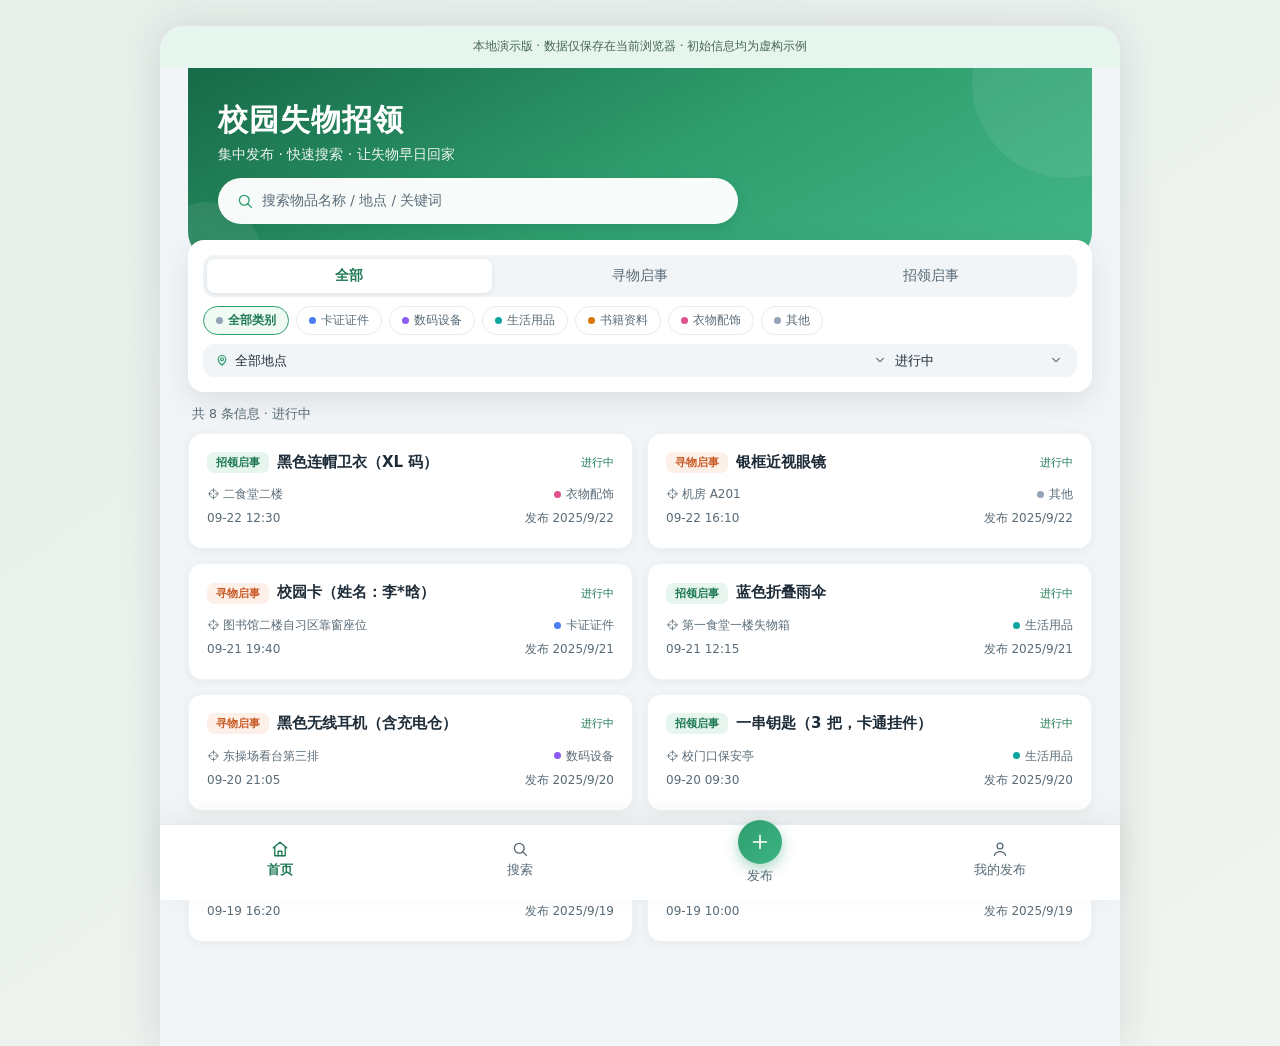
<file: index.html>
<!DOCTYPE html>
<html lang="zh-CN" xmlns:xlink="http://www.w3.org/1999/xlink">
<head>
<meta charset="UTF-8">
<meta name="viewport" content="width=device-width, initial-scale=1.0">
<title>校园失物招领小程序</title>
<link rel="icon" href="data:image/svg+xml,%3Csvg xmlns='http://www.w3.org/2000/svg' viewBox='0 0 32 32'%3E%3Crect width='32' height='32' rx='7' fill='%232f9e6e'/%3E%3Ccircle cx='14' cy='14' r='6.5' fill='none' stroke='white' stroke-width='3'/%3E%3Cpath d='M18.5 18.5L26 26' stroke='white' stroke-width='3' stroke-linecap='round'/%3E%3C/svg%3E">
<link rel="stylesheet" href="css/style.css">
</head>
<body>
<div id="app">
  <div class="local-note">本地演示版 · 数据仅保存在当前浏览器 · 初始信息均为虚构示例</div>
  <p id="storage-error" class="error-banner" role="alert" hidden></p>

  <svg style="display:none" aria-hidden="true">
    <symbol id="i-home" viewBox="0 0 24 24"><path d="M3 10.5 12 3l9 7.5"/><path d="M5 9.5V21h14V9.5"/><path d="M9.5 21v-6h5v6"/></symbol>
    <symbol id="i-search" viewBox="0 0 24 24"><circle cx="11" cy="11" r="6.5"/><path d="m16 16 4.5 4.5"/></symbol>
    <symbol id="i-user" viewBox="0 0 24 24"><circle cx="12" cy="8" r="3.8"/><path d="M4.5 20.5c1.4-3.4 4.2-5 7.5-5s6.1 1.6 7.5 5"/></symbol>
    <symbol id="i-plus" viewBox="0 0 24 24"><path d="M12 5v14M5 12h14"/></symbol>
    <symbol id="i-pin" viewBox="0 0 24 24"><path d="M12 21s-6.5-5.2-6.5-10.2a6.5 6.5 0 0 1 13 0C18.5 15.8 12 21 12 21z"/><circle cx="12" cy="10.6" r="2.4"/></symbol>
    <symbol id="i-clock" viewBox="0 0 24 24"><circle cx="12" cy="12" r="8.5"/><path d="M12 7.5V12l3 2"/></symbol>
    <symbol id="i-check" viewBox="0 0 24 24"><path d="m4.5 12.5 5 5 10-11"/></symbol>
    <symbol id="i-back" viewBox="0 0 24 24"><path d="M15 5l-7 7 7 7"/></symbol>
    <symbol id="i-phone" viewBox="0 0 24 24"><path d="M5 4h4l1.5 4.5L8 10a12 12 0 0 0 6 6l1.5-2.5L20 15v4a2 2 0 0 1-2 2A16 16 0 0 1 3 6a2 2 0 0 1 2-2z"/></symbol>
    <symbol id="i-box" viewBox="0 0 24 24"><path d="M3.5 7.5 12 3l8.5 4.5v9L12 21l-8.5-4.5z"/><path d="M3.5 7.5 12 12l8.5-4.5M12 12v9"/></symbol>
    <symbol id="i-done" viewBox="0 0 24 24"><circle cx="12" cy="12" r="8.5"/><path d="m8 12.2 2.8 2.8 5.2-5.6"/></symbol>
    <symbol id="i-edit" viewBox="0 0 24 24"><path d="M14.5 4.5 19.5 9.5 9 20H4v-5z"/><path d="M12 7l5 5"/></symbol>
    <symbol id="i-eye" viewBox="0 0 24 24"><path d="M2.5 12S6 5.5 12 5.5 21.5 12 21.5 12 18 18.5 12 18.5 2.5 12 2.5 12z"/><circle cx="12" cy="12" r="3"/></symbol>
  </svg>

  <!-- ===== 视图：首页 ===== -->
  <section class="view view-home active" id="view-home">
    <header class="app-header">
      <h1>校园失物招领</h1>
      <p class="sub">集中发布 · 快速搜索 · 让失物早日回家</p>
      <button class="header-search" id="home-search-entry" type="button">
        <svg class="ic"><use href="#i-search" xlink:href="#i-search"/></svg>
        <span>搜索物品名称 / 地点 / 关键词</span>
      </button>
    </header>
    <div class="filter-panel">
      <div class="type-bar" id="type-bar">
        <button data-f="all" class="on">全部</button>
        <button data-f="lost">寻物启事</button>
        <button data-f="found">招领启事</button>
      </div>
      <div class="cat-row" id="cat-row"></div>
      <div class="loc-row">
        <svg class="ic ic-sm"><use href="#i-pin" xlink:href="#i-pin"/></svg>
        <select id="loc-filter" aria-label="按地点筛选">
          <option value="">全部地点</option>
        </select>
        <select id="status-filter" aria-label="按状态筛选"><option value="open">进行中</option><option value="all">全部状态</option><option value="done">已找到 / 已归还</option></select>
      </div>
    </div>
    <div class="section-title" id="home-count"></div>
    <div id="home-list"></div>
  </section>

  <!-- ===== 视图：搜索 ===== -->
  <section class="view" id="view-search">
    <h2 class="page-heading">搜索信息</h2><p class="page-hint">搜索涵盖进行中和已完成的信息，避免重复联系。</p>
    <div class="search-box">
      <input type="text" id="s-input" aria-label="搜索关键词" maxlength="80" placeholder="输入物品名称、地点或关键词">
      <button id="s-btn"><svg class="ic ic-sm"><use href="#i-search" xlink:href="#i-search"/></svg>搜索</button>
    </div>
    <div class="hot-tags" id="hot-tags">
      <button>校园卡</button><button>耳机</button><button>雨伞</button><button>钥匙</button><button>水杯</button><button>图书馆</button>
    </div>
    <div class="section-title" id="search-count">热门搜索词可一键搜索</div>
    <div id="search-list">
      <div class="empty">
        <svg class="ic"><use href="#i-search" xlink:href="#i-search"/></svg>
        输入关键词，查找校园内的失物与招领信息
      </div>
    </div>
  </section>

  <!-- ===== 视图：发布 ===== -->
  <section class="view" id="view-publish">
    <div class="form-card">
      <p class="page-hint">请填写可辨认的特征，领取前核对细节。联系方式会公开展示。</p>
      <h2 id="publish-title">发布信息</h2>
      <div class="field">
        <label>信息类型 <i>*</i></label>
        <div class="type-switch" id="type-switch">
          <button data-t="lost" class="on-lost"><svg class="ic ic-sm"><use href="#i-search" xlink:href="#i-search"/></svg>我丢东西了（寻物）</button>
          <button data-t="found"><svg class="ic ic-sm"><use href="#i-check" xlink:href="#i-check"/></svg>我捡到东西了（招领）</button>
        </div>
      </div>
      <div class="field">
        <label for="f-title">物品名称 <i>*</i></label>
        <input type="text" id="f-title" placeholder="如：黑色无线耳机" maxlength="30">
        <div class="err" id="e-title">请填写物品名称</div>
      </div>
      <div class="field">
        <label for="f-category">物品分类</label>
        <select id="f-category">
          <option>卡证证件</option>
          <option>数码设备</option>
          <option>生活用品</option>
          <option>书籍资料</option>
          <option>衣物配饰</option>
          <option>其他</option>
        </select>
      </div>
      <div class="field">
        <label for="f-location">遗失 / 拾获地点 <i>*</i></label>
        <input type="text" id="f-location" placeholder="如：图书馆三楼自习区" maxlength="30">
        <div class="err" id="e-location">请填写地点</div>
      </div>
      <div class="field">
        <label for="f-time">大致时间</label>
        <input type="text" id="f-time" placeholder="如：09-22 下午课后（选填）" maxlength="30">
      </div>
      <div class="field">
        <label for="f-desc">详细描述</label>
        <textarea id="f-desc" placeholder="物品特征、补充说明等，方便对方确认（选填）" maxlength="120"></textarea>
      </div>
      <div class="field">
        <label for="f-contact">联系方式 <i>*</i></label>
        <input type="text" id="f-contact" aria-describedby="e-contact" placeholder="如：微信 / QQ / 电话" maxlength="40">
        <div class="err" id="e-contact">请填写联系方式</div>
      </div>
      <p id="form-error" class="error-banner" role="alert" hidden></p>
      <button class="btn-primary" id="btn-submit"><svg class="ic ic-sm"><use href="#i-check" xlink:href="#i-check"/></svg><span id="btn-submit-text">确认发布</span></button>
    </div>
  </section>

  <!-- ===== 视图：详情 ===== -->
  <section class="view" id="view-detail">
    <div class="detail-card" id="detail-card"></div>
    <button class="btn-back" id="btn-back"><svg class="ic ic-sm"><use href="#i-back" xlink:href="#i-back"/></svg>返回首页</button>
  </section>

  <!-- ===== 视图：我的发布 ===== -->
  <section class="view" id="view-mine">
    <div class="section-title" style="margin-top:16px">我发布的信息（可修改状态）</div>
    <p class="page-hint">这里仅显示本浏览器发布的信息。可编辑、更新状态；关闭信息后仍可在搜索和全部状态中查到。</p><div id="mine-list"></div>
    <div class="form-card backup"><h3>数据备份</h3><p class="page-hint">导出本机信息留存；导入会合并备份中未存在的信息。不同浏览器不会自动同步。</p><button id="export-data" class="btn-back">导出 JSON 备份</button><label class="btn-back" for="import-data">导入 JSON 备份</label><input type="file" id="import-data" accept=".json,application/json"><p class="page-hint">含联系方式，请自行保管备份文件。</p></div>
  </section>

  <!-- ===== 底部导航 ===== -->
  <nav class="tabbar" id="tabbar">
    <button data-v="home" class="on"><svg class="ic"><use href="#i-home" xlink:href="#i-home"/></svg>首页</button>
    <button data-v="search"><svg class="ic"><use href="#i-search" xlink:href="#i-search"/></svg>搜索</button>
    <button data-v="publish" class="pub"><span class="fab"><svg class="ic ic-lg"><use href="#i-plus" xlink:href="#i-plus"/></svg></span>发布</button>
    <button data-v="mine"><svg class="ic"><use href="#i-user" xlink:href="#i-user"/></svg>我的发布</button>
  </nav>

  <div id="toast" role="status" aria-live="polite"></div>
</div>

<script src="assets/data.js"></script>
<script src="js/core.js"></script>
<script src="js/app.js"></script>
</body>
</html>
</file>
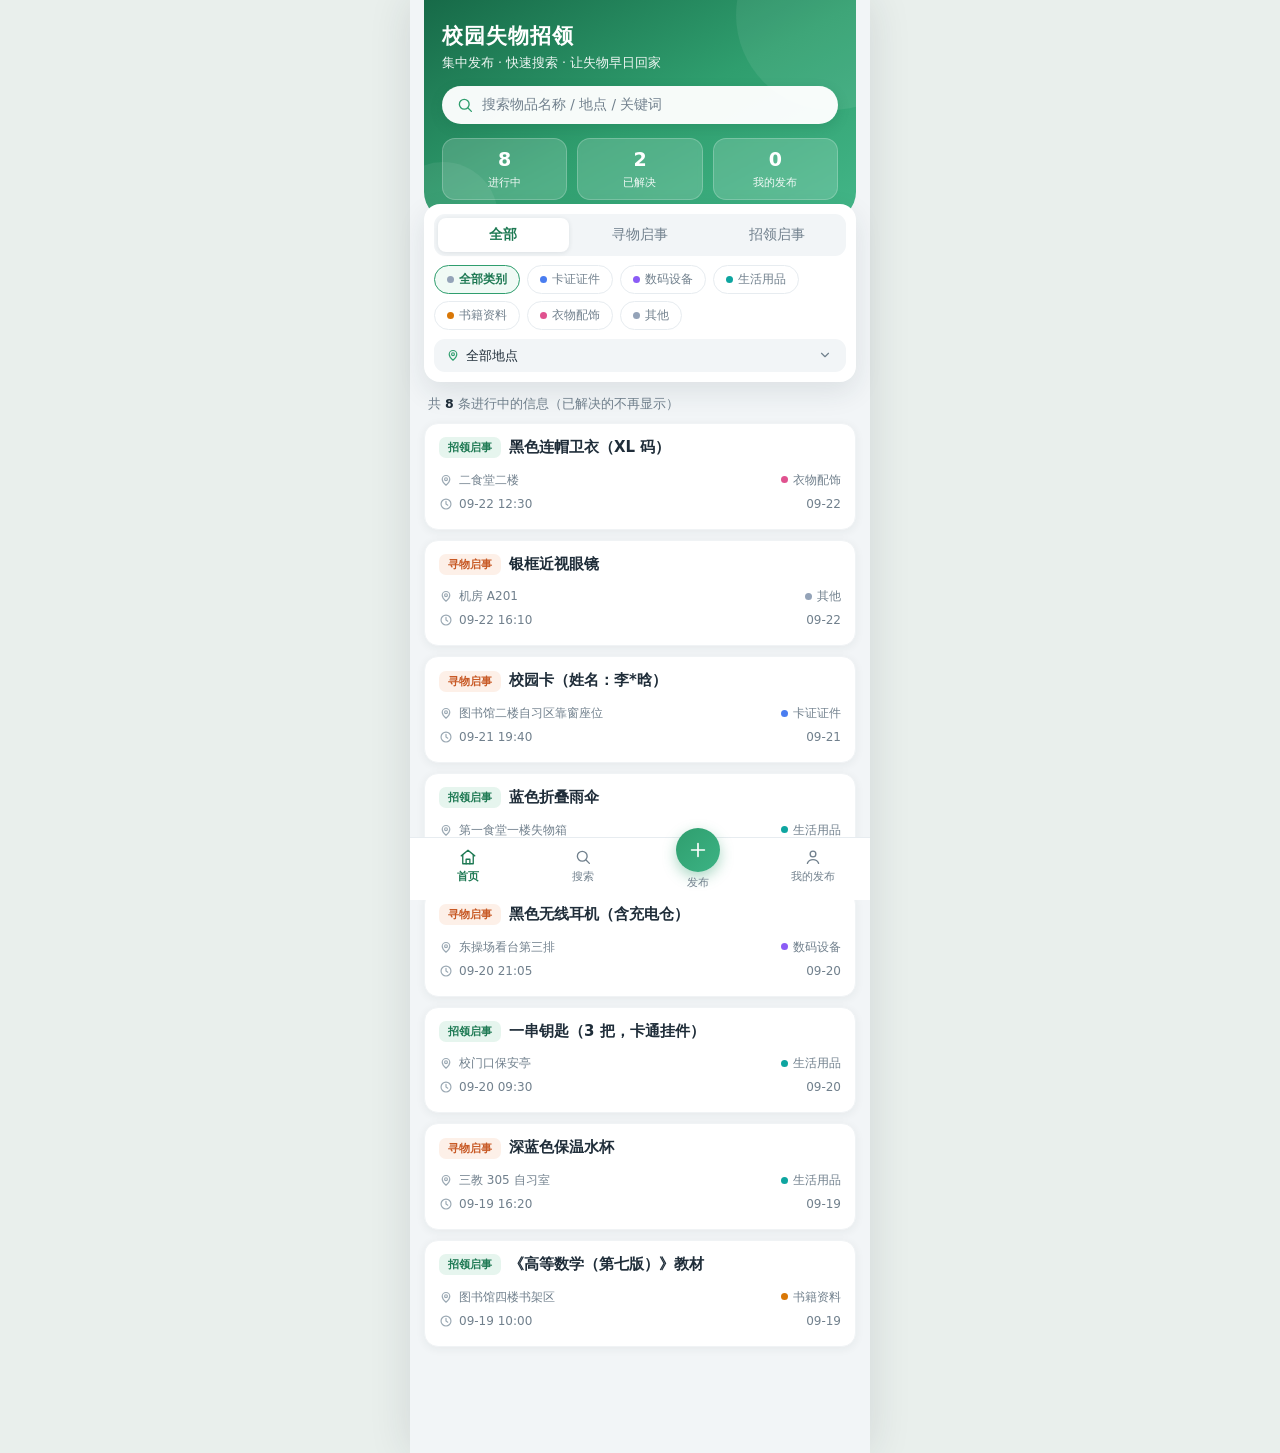
<file: 校园失物招领小程序.html>
<!DOCTYPE html>
<html lang="zh-CN" xmlns:xlink="http://www.w3.org/1999/xlink">
<head>
<meta charset="UTF-8">
<meta name="viewport" content="width=device-width, initial-scale=1.0">
<title>校园失物招领小程序</title>
<link rel="icon" href="data:image/svg+xml,%3Csvg xmlns='http://www.w3.org/2000/svg' viewBox='0 0 32 32'%3E%3Crect width='32' height='32' rx='7' fill='%232f9e6e'/%3E%3Ccircle cx='14' cy='14' r='6.5' fill='none' stroke='white' stroke-width='3'/%3E%3Cpath d='M18.5 18.5L26 26' stroke='white' stroke-width='3' stroke-linecap='round'/%3E%3C/svg%3E">
<style>
/* ===== tokens ===== */
* { margin: 0; padding: 0; box-sizing: border-box; }
:root {
  --brand: #2f9e6e;
  --brand-dark: #1f7a54;
  --brand-deep: #176a48;
  --brand-light: #e6f5ee;
  --brand-softer: #f0faf5;
  --lost: #e2703a;
  --lost-dark: #c85a26;
  --lost-light: #fdf0e8;
  --text: #1f2d39;
  --sub: #71808d;
  --line: #e7ecf0;
  --bg: #f2f5f7;
  --card: #ffffff;
  --radius: 14px;
  --shadow: 0 2px 10px rgba(31,45,57,.06);
  --shadow-lg: 0 10px 28px rgba(31,45,57,.10);
  --cat-card: #4a7df0; --cat-digital: #8b5cf6; --cat-life: #0ea5a0;
  --cat-book: #d97706; --cat-cloth: #e0528f; --cat-other: #94a3b8;
}
html { -webkit-text-size-adjust: 100%; }
body {
  font-family: "PingFang SC", "Microsoft YaHei", "Helvetica Neue", system-ui, Arial, sans-serif;
  background: #e9efec;
  color: var(--text);
  display: flex;
  justify-content: center;
  min-height: 100vh;
}
/* ===== app shell ===== */
#app {
  width: 100%;
  max-width: 460px;
  min-height: 100vh;
  background: var(--bg);
  display: flex;
  flex-direction: column;
  position: relative;
  box-shadow: 0 0 40px rgba(31,45,57,.12);
}
/* ===== icons ===== */
.ic { width: 18px; height: 18px; fill: none; stroke: currentColor; stroke-width: 1.8; stroke-linecap: round; stroke-linejoin: round; flex-shrink: 0; }
.ic-sm { width: 14px; height: 14px; stroke-width: 2; }
.ic-lg { width: 22px; height: 22px; }
/* ===== header ===== */
.app-header {
  position: relative;
  background: linear-gradient(152deg, var(--brand-deep) 0%, var(--brand) 52%, #43b688 100%);
  color: #fff;
  padding: 22px 18px 0;
  border-radius: 0 0 28px 28px;
  overflow: hidden;
}
.app-header::before, .app-header::after {
  content: ""; position: absolute; border-radius: 50%; background: rgba(255,255,255,.07); pointer-events: none;
}
.app-header::before { width: 190px; height: 190px; right: -70px; top: -80px; }
.app-header::after { width: 110px; height: 110px; left: -36px; bottom: -52px; }
.app-header h1 { font-size: 21px; font-weight: 800; letter-spacing: 1px; position: relative; }
.app-header .sub { font-size: 12.5px; opacity: .92; margin-top: 5px; position: relative; }
.header-search {
  margin-top: 14px;
  background: rgba(255,255,255,.96);
  color: var(--sub);
  border-radius: 999px;
  display: flex;
  align-items: center;
  gap: 8px;
  padding: 10px 14px;
  font-size: 13.5px;
  cursor: pointer;
  box-shadow: 0 4px 12px rgba(23,106,72,.22);
  position: relative;
}
.header-search .ic { color: var(--brand); }
/* stats */
.stats { display: flex; gap: 10px; margin: 14px 0 0; padding-bottom: 20px; position: relative; }
.stat {
  flex: 1; background: rgba(255,255,255,.16); border: 1px solid rgba(255,255,255,.22);
  border-radius: 13px; padding: 9px 4px; text-align: center; backdrop-filter: blur(2px);
}
.stat b { display: block; font-size: 19px; font-weight: 800; line-height: 1.2; }
.stat span { font-size: 11px; opacity: .92; }
/* ===== views ===== */
.view { display: none; flex: 1; padding: 0 14px 96px; }
.view.active { display: block; animation: viewIn .2s ease; }
@keyframes viewIn { from { opacity: 0; transform: translateY(6px); } to { opacity: 1; transform: none; } }
/* ===== filter panel ===== */
.filter-panel {
  margin: -16px 0 4px;
  background: var(--card);
  border-radius: 16px;
  padding: 10px;
  box-shadow: var(--shadow-lg);
  position: relative;
  z-index: 5;
}
.type-bar { display: flex; gap: 6px; background: var(--bg); border-radius: 11px; padding: 4px; }
.type-bar button {
  flex: 1; border: none; background: transparent; padding: 8px 0; border-radius: 8px;
  font-size: 13.5px; color: var(--sub); cursor: pointer; font-family: inherit;
}
.type-bar button.on { background: var(--card); color: var(--brand-dark); font-weight: 700; box-shadow: 0 1px 5px rgba(31,45,57,.10); }
.cat-row { display: flex; flex-wrap: wrap; gap: 7px; margin-top: 9px; }
.chip {
  flex-shrink: 0; border: 1px solid var(--line); background: #fff; color: var(--sub);
  font-size: 12px; padding: 5px 12px; border-radius: 999px; cursor: pointer; font-family: inherit;
  display: inline-flex; align-items: center; gap: 5px;
}
.chip .dot { width: 7px; height: 7px; border-radius: 50%; background: var(--cat-other); }
.chip.on { background: var(--brand-softer); border-color: var(--brand); color: var(--brand-dark); font-weight: 600; }
.loc-row { margin-top: 9px; display: flex; align-items: center; gap: 6px; background: var(--bg); border-radius: 11px; padding: 6px 12px; }
.loc-row .ic { color: var(--brand); }
.loc-row select {
  flex: 1; border: none; background: transparent; font-size: 13px; color: var(--text);
  font-family: inherit; outline: none; padding: 3px 0; cursor: pointer; appearance: none;
  background-image: url("data:image/svg+xml,%3Csvg xmlns='http://www.w3.org/2000/svg' width='14' height='14' viewBox='0 0 24 24' fill='none' stroke='%2371808d' stroke-width='2' stroke-linecap='round' stroke-linejoin='round'%3E%3Cpath d='m6 9 6 6 6-6'/%3E%3C/svg%3E");
  background-repeat: no-repeat; background-position: right 2px center; padding-right: 22px;
}
/* ===== section title ===== */
.section-title { font-size: 12.5px; color: var(--sub); margin: 14px 4px 10px; }
.section-title b { color: var(--text); font-weight: 700; }
/* ===== card ===== */
.card {
  background: var(--card); border: 1px solid #f0f3f5; border-radius: var(--radius);
  padding: 13px 14px; margin-bottom: 10px; box-shadow: var(--shadow); cursor: pointer;
  transition: transform .12s ease, box-shadow .12s ease;
}
.card:active { transform: scale(.988); }
@media (hover: hover) { .card:hover { transform: translateY(-1px); box-shadow: 0 5px 16px rgba(31,45,57,.09); } }
.card-top { display: flex; align-items: center; gap: 8px; margin-bottom: 9px; }
.badge {
  font-size: 11px; font-weight: 700; padding: 3px 9px; border-radius: 7px; flex-shrink: 0;
}
.badge.lost { background: var(--lost-light); color: var(--lost-dark); }
.badge.found { background: var(--brand-light); color: var(--brand-dark); }
.badge.done { background: #eef1f4; color: #8a97a3; }
.card-title { font-size: 15px; font-weight: 700; flex: 1; line-height: 1.45; }
.status-done { font-size: 11.5px; color: #8a97a3; flex-shrink: 0; display: inline-flex; align-items: center; gap: 3px; }
.card-meta { font-size: 12px; color: var(--sub); line-height: 2; }
.card-meta .row { display: flex; align-items: center; gap: 6px; }
.card-meta .row .ic { color: #9aa8b3; }
.meta-right { margin-left: auto; display: inline-flex; align-items: center; gap: 5px; flex-shrink: 0; }
.cat-dot { width: 7px; height: 7px; border-radius: 50%; display: inline-block; }
mark { background: #d9f2e4; color: var(--brand-deep); border-radius: 4px; padding: 0 2px; }
/* ===== empty ===== */
.empty { text-align: center; color: var(--sub); font-size: 13px; padding: 42px 0 30px; line-height: 2; }
.empty .ic { width: 44px; height: 44px; color: #c4cfd7; margin: 0 auto 6px; display: block; stroke-width: 1.3; }
/* ===== form ===== */
.form-card { background: var(--card); border-radius: 16px; padding: 16px; margin-top: 14px; box-shadow: var(--shadow); }
.form-card h2 { font-size: 16px; font-weight: 800; margin-bottom: 14px; }
.field { margin-bottom: 14px; }
.field label { display: block; font-size: 13px; color: var(--text); margin-bottom: 6px; font-weight: 600; }
.field label i { color: #d9534f; font-style: normal; }
.field input[type=text], .field textarea, .field select {
  width: 100%; border: 1.5px solid var(--line); border-radius: 11px; padding: 10px 12px;
  font-size: 14px; font-family: inherit; color: var(--text); background: #fbfcfd; outline: none;
  transition: border-color .12s ease, background .12s ease;
}
.field input:focus, .field textarea:focus, .field select:focus { border-color: var(--brand); background: #fff; }
.field textarea { resize: vertical; min-height: 74px; }
.type-switch { display: flex; gap: 8px; }
.type-switch button {
  flex: 1; padding: 10px 0; border: 1.5px solid var(--line); background: #fbfcfd;
  border-radius: 11px; font-size: 13.5px; color: var(--sub); cursor: pointer; font-family: inherit;
  display: inline-flex; align-items: center; justify-content: center; gap: 6px;
}
.type-switch button.on-lost { border-color: var(--lost); color: var(--lost-dark); background: var(--lost-light); font-weight: 700; }
.type-switch button.on-found { border-color: var(--brand); color: var(--brand-dark); background: var(--brand-light); font-weight: 700; }
.quick-locs { display: flex; flex-wrap: wrap; gap: 6px; margin-top: 7px; }
.quick-locs button {
  border: 1px dashed var(--line); background: #fff; color: var(--sub); font-size: 11.5px;
  border-radius: 999px; padding: 4px 10px; cursor: pointer; font-family: inherit;
}
.quick-locs button:active { background: var(--brand-softer); border-color: var(--brand); color: var(--brand-dark); }
.err { color: #d9534f; font-size: 12px; margin-top: 4px; display: none; }
.btn-primary {
  width: 100%; border: none; background: linear-gradient(135deg, var(--brand) 0%, #3cb384 100%);
  color: #fff; font-size: 15.5px; font-weight: 700; padding: 13px 0; border-radius: 999px;
  cursor: pointer; margin-top: 4px; font-family: inherit; box-shadow: 0 6px 16px rgba(47,158,110,.30);
  display: inline-flex; align-items: center; justify-content: center; gap: 7px;
}
.btn-primary:active { background: var(--brand-dark); transform: translateY(1px); }
/* ===== search view ===== */
.search-box { display: flex; gap: 8px; margin-top: 14px; }
.search-box input {
  flex: 1; border: 1.5px solid var(--line); border-radius: 999px; padding: 11px 16px;
  font-size: 14px; outline: none; background: #fff; font-family: inherit;
}
.search-box input:focus { border-color: var(--brand); }
.search-box button {
  border: none; background: var(--brand); color: #fff; border-radius: 999px; padding: 0 22px;
  font-size: 14px; font-weight: 600; cursor: pointer; font-family: inherit;
  display: inline-flex; align-items: center; gap: 6px;
}
.hot-tags { display: flex; flex-wrap: wrap; gap: 8px; margin-top: 12px; }
.hot-tags button {
  border: 1px solid var(--line); background: #fff; color: var(--sub); font-size: 12px;
  border-radius: 999px; padding: 6px 12px; cursor: pointer; font-family: inherit;
}
.hot-tags button:active { background: var(--brand-softer); color: var(--brand-dark); }
/* ===== detail ===== */
.detail-card { background: var(--card); border-radius: 16px; padding: 16px; margin-top: 14px; box-shadow: var(--shadow); }
.detail-card .head { display: flex; gap: 6px; align-items: center; }
.detail-card h2 { font-size: 18px; font-weight: 800; margin: 10px 0 12px; line-height: 1.5; }
.detail-row { display: flex; font-size: 13.5px; padding: 8px 0; border-bottom: 1px dashed var(--line); }
.detail-row .k { width: 78px; color: var(--sub); flex-shrink: 0; }
.detail-row .v { flex: 1; line-height: 1.6; word-break: break-word; }
.detail-desc { font-size: 13.5px; line-height: 1.85; color: var(--text); background: var(--brand-softer); border-radius: 11px; padding: 12px; margin-top: 12px; }
.contact-box {
  margin-top: 14px; background: var(--brand-softer); border: 1px solid #d4ecdf;
  border-radius: 12px; padding: 13px 14px;
}
.contact-box .c-head { display: flex; align-items: center; gap: 7px; color: var(--brand-dark); font-weight: 700; font-size: 13.5px; }
.contact-box .c-text { font-size: 15px; color: var(--text); margin: 8px 0 11px; word-break: break-all; }
.c-actions { display: flex; gap: 8px; }
.c-actions button {
  flex: 1; border: none; border-radius: 999px; padding: 9px 0; font-size: 13px; cursor: pointer;
  font-family: inherit; display: inline-flex; align-items: center; justify-content: center; gap: 6px;
}
.btn-copy { background: var(--brand); color: #fff; font-weight: 600; }
.btn-copy:active { background: var(--brand-dark); }
.btn-copy-info { background: #fff; color: var(--brand-dark); border: 1.5px solid var(--brand); font-weight: 600; }
.btn-status {
  margin-top: 12px; width: 100%; border: 1.5px solid var(--lost); background: var(--lost-light);
  color: var(--lost-dark); padding: 12px 0; border-radius: 999px; font-size: 14px; font-weight: 700;
  cursor: pointer; font-family: inherit; display: inline-flex; align-items: center; justify-content: center; gap: 7px;
}
.btn-back {
  margin-top: 12px; width: 100%; border: 1.5px solid var(--line); background: #fff; color: var(--sub);
  padding: 12px 0; border-radius: 999px; font-size: 14px; cursor: pointer; font-family: inherit;
  display: inline-flex; align-items: center; justify-content: center; gap: 6px;
}
/* ===== mine ===== */
.mine-card .mine-actions { display: flex; gap: 8px; margin-top: 11px; }
.mine-actions button {
  flex: 1; border: 1.5px solid var(--brand); background: #fff; color: var(--brand-dark);
  border-radius: 999px; padding: 8px 0; font-size: 12.5px; cursor: pointer; font-family: inherit;
  display: inline-flex; align-items: center; justify-content: center; gap: 5px; font-weight: 600;
}
.mine-actions button.gray { border-color: var(--line); color: var(--sub); }
.mine-actions button.done-act { border-color: var(--lost); color: var(--lost-dark); background: var(--lost-light); }
/* ===== tabbar ===== */
.tabbar {
  position: fixed; bottom: 0; left: 50%; transform: translateX(-50%);
  width: 100%; max-width: 460px; background: #fff; border-top: 1px solid var(--line);
  display: flex; padding: 7px 0 calc(7px + env(safe-area-inset-bottom)); z-index: 20;
}
.tabbar button {
  flex: 1; border: none; background: none; font-size: 11px; color: var(--sub); cursor: pointer;
  display: flex; flex-direction: column; align-items: center; gap: 3px; padding: 3px 0;
  font-family: inherit;
}
.tabbar button .ic { color: currentColor; }
.tabbar button.on { color: var(--brand-dark); font-weight: 700; }
.tabbar button.pub { position: relative; }
.tabbar button.pub .fab {
  width: 44px; height: 44px; border-radius: 50%; background: linear-gradient(135deg, var(--brand) 0%, #3cb384 100%);
  color: #fff; display: flex; align-items: center; justify-content: center; margin-top: -20px;
  box-shadow: 0 5px 14px rgba(47,158,110,.40);
}
.tabbar button.pub .fab:active { transform: scale(.95); }
/* ===== toast ===== */
#toast {
  position: fixed; left: 50%; top: 38%; transform: translate(-50%, -50%) scale(.95);
  background: rgba(28,40,50,.93); color: #fff; font-size: 13.5px; padding: 11px 20px;
  border-radius: 11px; z-index: 99; display: none; max-width: 80%; text-align: center; line-height: 1.6;
  box-shadow: 0 8px 24px rgba(0,0,0,.18);
}
#toast.show { display: block; animation: toastIn .18s ease forwards; }
@keyframes toastIn { from { opacity: 0; transform: translate(-50%, -50%) scale(.9); } to { opacity: 1; transform: translate(-50%, -50%) scale(1); } }
/* ===== a11y ===== */
button:focus-visible, select:focus-visible, input:focus-visible { outline: 2px solid var(--brand); outline-offset: 2px; }
@media (prefers-reduced-motion: reduce) {
  * { animation: none !important; transition: none !important; }
}
</style>
</head>
<body>
<div id="app">

  <svg style="display:none" aria-hidden="true">
    <symbol id="i-home" viewBox="0 0 24 24"><path d="M3 10.5 12 3l9 7.5"/><path d="M5 9.5V21h14V9.5"/><path d="M9.5 21v-6h5v6"/></symbol>
    <symbol id="i-search" viewBox="0 0 24 24"><circle cx="11" cy="11" r="6.5"/><path d="m16 16 4.5 4.5"/></symbol>
    <symbol id="i-user" viewBox="0 0 24 24"><circle cx="12" cy="8" r="3.8"/><path d="M4.5 20.5c1.4-3.4 4.2-5 7.5-5s6.1 1.6 7.5 5"/></symbol>
    <symbol id="i-plus" viewBox="0 0 24 24"><path d="M12 5v14M5 12h14"/></symbol>
    <symbol id="i-pin" viewBox="0 0 24 24"><path d="M12 21s-6.5-5.2-6.5-10.2a6.5 6.5 0 0 1 13 0C18.5 15.8 12 21 12 21z"/><circle cx="12" cy="10.6" r="2.4"/></symbol>
    <symbol id="i-clock" viewBox="0 0 24 24"><circle cx="12" cy="12" r="8.5"/><path d="M12 7.5V12l3 2"/></symbol>
    <symbol id="i-copy" viewBox="0 0 24 24"><rect x="8" y="8" width="12" height="12" rx="2.5"/><path d="M16 8V6a2 2 0 0 0-2-2H6a2 2 0 0 0-2 2v8a2 2 0 0 0 2 2h2"/></symbol>
    <symbol id="i-check" viewBox="0 0 24 24"><path d="m4.5 12.5 5 5 10-11"/></symbol>
    <symbol id="i-back" viewBox="0 0 24 24"><path d="M15 5l-7 7 7 7"/></symbol>
    <symbol id="i-phone" viewBox="0 0 24 24"><path d="M5 4h4l1.5 4.5L8 10a12 12 0 0 0 6 6l1.5-2.5L20 15v4a2 2 0 0 1-2 2A16 16 0 0 1 3 6a2 2 0 0 1 2-2z"/></symbol>
    <symbol id="i-box" viewBox="0 0 24 24"><path d="M3.5 7.5 12 3l8.5 4.5v9L12 21l-8.5-4.5z"/><path d="M3.5 7.5 12 12l8.5-4.5M12 12v9"/></symbol>
    <symbol id="i-done" viewBox="0 0 24 24"><circle cx="12" cy="12" r="8.5"/><path d="m8 12.2 2.8 2.8 5.2-5.6"/></symbol>
    <symbol id="i-edit" viewBox="0 0 24 24"><path d="M14.5 4.5 19.5 9.5 9 20H4v-5z"/><path d="M12 7l5 5"/></symbol>
    <symbol id="i-eye" viewBox="0 0 24 24"><path d="M2.5 12S6 5.5 12 5.5 21.5 12 21.5 12 18 18.5 12 18.5 2.5 12 2.5 12z"/><circle cx="12" cy="12" r="3"/></symbol>
    <symbol id="i-tag" viewBox="0 0 24 24"><path d="M3.5 3.5h7L20 13l-7 7L3.5 10.5z"/><circle cx="8" cy="8" r="1.6"/></symbol>
  </svg>

  <!-- ===== 视图：首页 ===== -->
  <section class="view view-home active" id="view-home">
    <header class="app-header">
      <h1>校园失物招领</h1>
      <p class="sub">集中发布 · 快速搜索 · 让失物早日回家</p>
      <div class="header-search" id="home-search-entry">
        <svg class="ic"><use href="#i-search" xlink:href="#i-search"/></svg>
        <span>搜索物品名称 / 地点 / 关键词</span>
      </div>
      <div class="stats">
        <div class="stat"><b id="st-open">0</b><span>进行中</span></div>
        <div class="stat"><b id="st-done">0</b><span>已解决</span></div>
        <div class="stat"><b id="st-mine">0</b><span>我的发布</span></div>
      </div>
    </header>
    <div class="filter-panel">
      <div class="type-bar" id="type-bar">
        <button data-f="all" class="on">全部</button>
        <button data-f="lost">寻物启事</button>
        <button data-f="found">招领启事</button>
      </div>
      <div class="cat-row" id="cat-row"></div>
      <div class="loc-row">
        <svg class="ic ic-sm"><use href="#i-pin" xlink:href="#i-pin"/></svg>
        <select id="loc-filter">
          <option value="">全部地点</option>
        </select>
      </div>
    </div>
    <div class="section-title" id="home-count"></div>
    <div id="home-list"></div>
  </section>

  <!-- ===== 视图：搜索 ===== -->
  <section class="view" id="view-search">
    <div class="search-box">
      <input type="text" id="s-input" placeholder="输入物品名称、地点或关键词">
      <button id="s-btn"><svg class="ic ic-sm"><use href="#i-search" xlink:href="#i-search"/></svg>搜索</button>
    </div>
    <div class="hot-tags" id="hot-tags">
      <button>校园卡</button><button>耳机</button><button>雨伞</button><button>钥匙</button><button>水杯</button><button>图书馆</button>
    </div>
    <div class="section-title" id="search-count">热门搜索词可一键搜索</div>
    <div id="search-list">
      <div class="empty">
        <svg class="ic"><use href="#i-search" xlink:href="#i-search"/></svg>
        输入关键词，查找校园内的失物与招领信息
      </div>
    </div>
  </section>

  <!-- ===== 视图：发布 ===== -->
  <section class="view" id="view-publish">
    <div class="form-card">
      <h2 id="publish-title">发布信息</h2>
      <div class="field">
        <label>信息类型 <i>*</i></label>
        <div class="type-switch" id="type-switch">
          <button data-t="lost" class="on-lost"><svg class="ic ic-sm"><use href="#i-search" xlink:href="#i-search"/></svg>我丢东西了（寻物）</button>
          <button data-t="found"><svg class="ic ic-sm"><use href="#i-check" xlink:href="#i-check"/></svg>我捡到东西了（招领）</button>
        </div>
      </div>
      <div class="field">
        <label for="f-title">物品名称 <i>*</i></label>
        <input type="text" id="f-title" placeholder="如：黑色无线耳机" maxlength="30">
        <div class="err" id="e-title">请填写物品名称</div>
      </div>
      <div class="field">
        <label for="f-category">物品分类</label>
        <select id="f-category">
          <option>卡证证件</option>
          <option>数码设备</option>
          <option>生活用品</option>
          <option>书籍资料</option>
          <option>衣物配饰</option>
          <option>其他</option>
        </select>
      </div>
      <div class="field">
        <label for="f-location">遗失 / 拾获地点 <i>*</i></label>
        <input type="text" id="f-location" placeholder="如：图书馆三楼自习区" maxlength="30">
        <div class="quick-locs" id="quick-locs">
          <button>图书馆</button><button>食堂</button><button>教学楼</button><button>操场</button><button>体育馆</button><button>宿舍区</button>
        </div>
        <div class="err" id="e-location">请填写地点</div>
      </div>
      <div class="field">
        <label for="f-time">大致时间</label>
        <input type="text" id="f-time" placeholder="如：09-22 下午课后（留空自动填当前时间）" maxlength="30">
      </div>
      <div class="field">
        <label for="f-desc">详细描述</label>
        <textarea id="f-desc" placeholder="物品特征、补充说明等，方便对方确认（选填）" maxlength="120"></textarea>
      </div>
      <div class="field">
        <label for="f-contact">联系方式 <i>*</i></label>
        <input type="text" id="f-contact" placeholder="如：微信 / QQ / 电话" maxlength="40">
        <div class="err" id="e-contact">请填写联系方式</div>
      </div>
      <button class="btn-primary" id="btn-submit"><svg class="ic ic-sm"><use href="#i-check" xlink:href="#i-check"/></svg><span id="btn-submit-text">确认发布</span></button>
    </div>
  </section>

  <!-- ===== 视图：详情 ===== -->
  <section class="view" id="view-detail">
    <div class="detail-card" id="detail-card"></div>
    <button class="btn-back" id="btn-back"><svg class="ic ic-sm"><use href="#i-back" xlink:href="#i-back"/></svg>返回首页</button>
  </section>

  <!-- ===== 视图：我的发布 ===== -->
  <section class="view" id="view-mine">
    <div class="section-title" style="margin-top:16px">我发布的信息（可修改状态）</div>
    <div id="mine-list"></div>
  </section>

  <!-- ===== 底部导航 ===== -->
  <nav class="tabbar" id="tabbar">
    <button data-v="home" class="on"><svg class="ic"><use href="#i-home" xlink:href="#i-home"/></svg>首页</button>
    <button data-v="search"><svg class="ic"><use href="#i-search" xlink:href="#i-search"/></svg>搜索</button>
    <button data-v="publish" class="pub"><span class="fab"><svg class="ic ic-lg"><use href="#i-plus" xlink:href="#i-plus"/></svg></span>发布</button>
    <button data-v="mine"><svg class="ic"><use href="#i-user" xlink:href="#i-user"/></svg>我的发布</button>
  </nav>

  <div id="toast"></div>
</div>

<script src="assets/data.js"></script>
<script>
/* ===== 状态 ===== */
var LS_KEY = "lf_proto_items_v2";
var CATS = ["卡证证件", "数码设备", "生活用品", "书籍资料", "衣物配饰", "其他"];
var CAT_COLORS = { "卡证证件": "var(--cat-card)", "数码设备": "var(--cat-digital)", "生活用品": "var(--cat-life)", "书籍资料": "var(--cat-book)", "衣物配饰": "var(--cat-cloth)", "其他": "var(--cat-other)" };
var items = loadItems();
var curType = "all";
var curCat = "";
var curLoc = "";
var curDetailId = null;
var pubType = "lost";
var editId = null;
var toastTimer = null;

function loadItems() {
  try {
    var saved = JSON.parse(localStorage.getItem(LS_KEY) || "null");
    if (Array.isArray(saved) && saved.length) return saved;
  } catch (e) {}
  return (window.LF_SEED || []).slice();
}
function saveItems() {
  try { localStorage.setItem(LS_KEY, JSON.stringify(items)); } catch (e) {}
}
function esc(s) {
  return String(s == null ? "" : s).replace(/[&<>"']/g, function (c) {
    return { "&": "&amp;", "<": "&lt;", ">": "&gt;", '"': "&quot;", "'": "&#39;" }[c];
  });
}
function typeText(t) { return t === "lost" ? "寻物" : "招领"; }
function statusText(it) { return it.status === "done" ? "已解决" : "进行中"; }
function catColor(c) { return CAT_COLORS[c] || "var(--cat-other)"; }
function relTime(ts) {
  if (!ts) return "";
  var diff = Date.now() - ts;
  var min = 60000, hour = 3600000, day = 86400000;
  if (diff < min) return "刚刚";
  if (diff < hour) return Math.floor(diff / min) + " 分钟前";
  if (diff < day) return Math.floor(diff / hour) + " 小时前";
  if (diff < 7 * day) return Math.floor(diff / day) + " 天前";
  var d = new Date(ts);
  var pad = function (n) { return n < 10 ? "0" + n : n; };
  return pad(d.getMonth() + 1) + "-" + pad(d.getDate());
}
function toast(msg) {
  var el = document.getElementById("toast");
  el.textContent = msg;
  el.classList.add("show");
  clearTimeout(toastTimer);
  toastTimer = setTimeout(function () { el.classList.remove("show"); }, 1800);
}

/* ===== 导航 ===== */
function show(view) {
  document.querySelectorAll(".view").forEach(function (v) { v.classList.remove("active"); });
  document.getElementById("view-" + view).classList.add("active");
  document.querySelectorAll("#tabbar button").forEach(function (b) {
    b.classList.toggle("on", b.dataset.v === view);
  });
  window.scrollTo(0, 0);
  if (view === "home") renderHome();
  if (view === "mine") renderMine();
}
document.getElementById("tabbar").addEventListener("click", function (e) {
  var b = e.target.closest("button");
  if (!b) return;
  if (b.dataset.v === "publish") resetPublishForm();
  show(b.dataset.v);
});
document.getElementById("home-search-entry").addEventListener("click", function () {
  show("search");
  document.getElementById("s-input").focus();
});

/* ===== 统计 ===== */
function renderStats() {
  var open = 0, done = 0, mine = 0;
  items.forEach(function (it) {
    if (it.status === "done") done++; else open++;
    if (it.mine) mine++;
  });
  document.getElementById("st-open").textContent = open;
  document.getElementById("st-done").textContent = done;
  document.getElementById("st-mine").textContent = mine;
}

/* ===== 首页筛选 ===== */
function renderCatChips() {
  var html = '<button class="chip on" data-c=""><span class="dot" style="background:var(--cat-other)"></span>全部类别</button>';
  html += CATS.map(function (c) {
    return '<button class="chip" data-c="' + c + '"><span class="dot" style="background:' + catColor(c) + '"></span>' + c + "</button>";
  }).join("");
  document.getElementById("cat-row").innerHTML = html;
}
function renderLocFilter() {
  var locs = [];
  items.forEach(function (it) { if (it.location && locs.indexOf(it.location) < 0) locs.push(it.location); });
  locs.sort();
  var sel = document.getElementById("loc-filter");
  var keep = curLoc;
  sel.innerHTML = '<option value="">全部地点</option>' + locs.map(function (l) {
    return '<option value="' + esc(l) + '">' + esc(l) + "</option>";
  }).join("");
  sel.value = keep;
}
document.getElementById("type-bar").addEventListener("click", function (e) {
  var b = e.target.closest("button");
  if (!b) return;
  curType = b.dataset.f;
  document.querySelectorAll("#type-bar button").forEach(function (x) { x.classList.toggle("on", x === b); });
  renderHome();
});
document.getElementById("cat-row").addEventListener("click", function (e) {
  var b = e.target.closest("button");
  if (!b) return;
  curCat = b.dataset.c;
  document.querySelectorAll("#cat-row .chip").forEach(function (x) { x.classList.toggle("on", x === b); });
  renderHome();
});
document.getElementById("loc-filter").addEventListener("change", function () {
  curLoc = this.value;
  renderHome();
});

/* ===== 首页列表 ===== */
function cardHTML(it, kw) {
  var title = esc(it.title), loc = esc(it.location), time = esc(it.time || "时间未填");
  if (kw) {
    var re = new RegExp("(" + kw.replace(/[.*+?^${}()|[\]\\]/g, "\\$&") + ")", "gi");
    title = title.replace(re, "<mark>$1</mark>");
    loc = loc.replace(re, "<mark>$1</mark>");
  }
  return '<div class="card" data-id="' + it.id + '">' +
    '<div class="card-top">' +
      '<span class="badge ' + it.type + '">' + typeText(it.type) + "启事</span>" +
      '<span class="card-title">' + title + "</span>" +
      (it.status === "done" ? '<span class="status-done"><svg class="ic ic-sm"><use href="#i-done" xlink:href="#i-done"/></svg>已解决</span>' : "") +
    "</div>" +
    '<div class="card-meta">' +
      '<div class="row"><svg class="ic ic-sm"><use href="#i-pin" xlink:href="#i-pin"/></svg><span>' + loc + "</span>" +
        '<span class="meta-right"><span class="cat-dot" style="background:' + catColor(it.category) + '"></span>' + esc(it.category) + "</span></div>" +
      '<div class="row"><svg class="ic ic-sm"><use href="#i-clock" xlink:href="#i-clock"/></svg><span>' + time + '</span><span class="meta-right">' + relTime(it.createdAt) + "</span></div>" +
    "</div></div>";
}
function renderHome() {
  var list = items.filter(function (it) {
    if (it.status === "done") return false;
    if (curType !== "all" && it.type !== curType) return false;
    if (curCat && it.category !== curCat) return false;
    if (curLoc && it.location !== curLoc) return false;
    return true;
  });
  list.sort(function (a, b) { return b.createdAt - a.createdAt; });
  var filters = [curType !== "all" ? typeText(curType) + "启事" : "", curCat, curLoc].filter(Boolean).join(" · ");
  document.getElementById("home-count").innerHTML = filters
    ? '筛选：<b>' + esc(filters) + '</b>，共 ' + list.length + " 条进行中的信息"
    : "共 <b>" + list.length + "</b> 条进行中的信息（已解决的不再显示）";
  document.getElementById("home-list").innerHTML = list.length
    ? list.map(function (it) { return cardHTML(it); }).join("")
    : '<div class="empty"><svg class="ic"><use href="#i-box" xlink:href="#i-box"/></svg>没有符合条件的信息<br>点击底部“发布”按钮发布第一条吧</div>';
  renderStats();
}
document.getElementById("home-list").addEventListener("click", function (e) {
  var c = e.target.closest(".card");
  if (c) openDetail(c.dataset.id);
});

/* ===== 详情 ===== */
function openDetail(id) {
  var it = items.find(function (x) { return x.id === id; });
  if (!it) return;
  curDetailId = id;
  var mineBtn = it.mine && it.status !== "done"
    ? '<button class="btn-status" id="btn-done"><svg class="ic ic-sm"><use href="#i-done" xlink:href="#i-done"/></svg>标记为已解决</button>' : "";
  document.getElementById("detail-card").innerHTML =
    '<div class="head">' +
      '<span class="badge ' + it.type + '">' + typeText(it.type) + "启事</span>" +
      (it.status === "done" ? '<span class="badge done">已解决</span>' : "") +
    "</div>" +
    "<h2>" + esc(it.title) + "</h2>" +
    '<div class="detail-row"><span class="k">物品分类</span><span class="v"><span class="cat-dot" style="background:' + catColor(it.category) + '"></span> ' + esc(it.category) + "</span></div>" +
    '<div class="detail-row"><span class="k">' + (it.type === "lost" ? "遗失地点" : "拾获地点") + '</span><span class="v">' + esc(it.location) + "</span></div>" +
    '<div class="detail-row"><span class="k">大致时间</span><span class="v">' + esc(it.time || "未填写") + "</span></div>" +
    '<div class="detail-row"><span class="k">发布人</span><span class="v">' + esc(it.owner) + "</span></div>" +
    '<div class="detail-row"><span class="k">当前状态</span><span class="v">' + statusText(it) + "</span></div>" +
    (it.desc ? '<div class="detail-desc">' + esc(it.desc) + "</div>" : "") +
    '<div class="contact-box">' +
      '<div class="c-head"><svg class="ic ic-sm"><use href="#i-phone" xlink:href="#i-phone"/></svg>联系方式</div>' +
      '<div class="c-text">' + esc(it.contact) + "</div>" +
      '<div class="c-actions">' +
        '<button class="btn-copy" id="btn-copy"><svg class="ic ic-sm"><use href="#i-copy" xlink:href="#i-copy"/></svg>复制联系方式</button>' +
        '<button class="btn-copy-info" id="btn-copy-info"><svg class="ic ic-sm"><use href="#i-tag" xlink:href="#i-tag"/></svg>复制失物信息</button>' +
      "</div></div>" +
    mineBtn;
  show("detail");
  document.getElementById("btn-copy").addEventListener("click", function () {
    copyText(it.contact, "联系方式已复制到剪贴板");
  });
  document.getElementById("btn-copy-info").addEventListener("click", function () {
    copyText(buildShareText(it), "失物信息已复制，可直接粘贴分享");
  });
  var doneBtn = document.getElementById("btn-done");
  if (doneBtn) doneBtn.addEventListener("click", function () {
    it.status = "done";
    saveItems();
    toast("已标记为已解决");
    openDetail(id);
  });
}
function buildShareText(it) {
  var lines = ["【" + typeText(it.type) + "启事】" + it.title,
    "物品分类：" + it.category,
    (it.type === "lost" ? "遗失地点：" : "拾获地点：") + it.location,
    "大致时间：" + (it.time || "未填写")];
  if (it.desc) lines.push("详细描述：" + it.desc);
  lines.push("联系方式：" + it.contact);
  lines.push("—— 来自「校园失物招领」小程序");
  return lines.join("\n");
}
document.getElementById("btn-back").addEventListener("click", function () { show("home"); });

/* ===== 复制 ===== */
function copyText(txt, okMsg) {
  function fallback() {
    var ta = document.createElement("textarea");
    ta.value = txt;
    ta.style.position = "fixed";
    ta.style.opacity = "0";
    document.body.appendChild(ta);
    ta.select();
    try {
      document.execCommand("copy");
      toast(okMsg);
    } catch (e) {
      toast("复制失败，请长按手动复制");
    }
    document.body.removeChild(ta);
  }
  if (navigator.clipboard && window.isSecureContext) {
    navigator.clipboard.writeText(txt).then(function () { toast(okMsg); }, fallback);
  } else {
    fallback();
  }
}

/* ===== 发布 ===== */
function resetPublishForm() {
  editId = null;
  pubType = "lost";
  ["f-title", "f-location", "f-time", "f-desc", "f-contact"].forEach(function (id) {
    document.getElementById(id).value = "";
  });
  document.getElementById("f-category").selectedIndex = 0;
  ["e-title", "e-location", "e-contact"].forEach(function (id) {
    document.getElementById(id).style.display = "none";
  });
  document.getElementById("publish-title").textContent = "发布信息";
  document.getElementById("btn-submit-text").textContent = "确认发布";
  document.querySelectorAll("#type-switch button").forEach(function (x) {
    x.className = x.dataset.t === "lost" ? "on-lost" : "";
  });
}
function openEdit(id) {
  var it = items.find(function (x) { return x.id === id; });
  if (!it) return;
  editId = id;
  pubType = it.type;
  document.getElementById("f-title").value = it.title;
  document.getElementById("f-category").value = it.category;
  document.getElementById("f-location").value = it.location;
  document.getElementById("f-time").value = it.time;
  document.getElementById("f-desc").value = it.desc || "";
  document.getElementById("f-contact").value = it.contact;
  document.getElementById("publish-title").textContent = "编辑信息";
  document.getElementById("btn-submit-text").textContent = "保存修改";
  document.querySelectorAll("#type-switch button").forEach(function (x) {
    x.className = "";
    if (x.dataset.t === pubType) x.className = pubType === "lost" ? "on-lost" : "on-found";
  });
  show("publish");
}
document.getElementById("type-switch").addEventListener("click", function (e) {
  var b = e.target.closest("button");
  if (!b) return;
  pubType = b.dataset.t;
  document.querySelectorAll("#type-switch button").forEach(function (x) {
    x.className = "";
    if (x === b) x.className = pubType === "lost" ? "on-lost" : "on-found";
  });
});
document.getElementById("quick-locs").addEventListener("click", function (e) {
  var b = e.target.closest("button");
  if (!b) return;
  var inp = document.getElementById("f-location");
  inp.value = inp.value ? inp.value + "、" + b.textContent : b.textContent;
});
document.getElementById("btn-submit").addEventListener("click", function () {
  var title = document.getElementById("f-title").value.trim();
  var loc = document.getElementById("f-location").value.trim();
  var contact = document.getElementById("f-contact").value.trim();
  var ok = true;
  [["e-title", title], ["e-location", loc], ["e-contact", contact]].forEach(function (p) {
    var show2 = !p[1];
    document.getElementById(p[0]).style.display = show2 ? "block" : "none";
    if (show2) ok = false;
  });
  if (!ok) { toast("请补全带 * 的必填项"); return; }
  var now = new Date();
  var pad = function (n) { return n < 10 ? "0" + n : n; };
  var defaultTime = document.getElementById("f-time").value.trim() ||
    (pad(now.getMonth() + 1) + "-" + pad(now.getDate()) + " " + pad(now.getHours()) + ":" + pad(now.getMinutes()));
  if (editId) {
    var it = items.find(function (x) { return x.id === editId; });
    if (it) {
      it.type = pubType;
      it.title = title;
      it.category = document.getElementById("f-category").value;
      it.location = loc;
      it.time = defaultTime;
      it.desc = document.getElementById("f-desc").value.trim();
      it.contact = contact;
    }
    saveItems();
    resetPublishForm();
    toast("修改已保存");
    renderLocFilter();
    show("mine");
    return;
  }
  items.unshift({
    id: "u" + Date.now(),
    type: pubType,
    title: title,
    category: document.getElementById("f-category").value,
    location: loc,
    time: defaultTime,
    desc: document.getElementById("f-desc").value.trim(),
    contact: contact,
    owner: "我",
    mine: true,
    status: "open",
    createdAt: Date.now()
  });
  saveItems();
  resetPublishForm();
  renderLocFilter();
  toast("发布成功！信息已显示在首页");
  show("home");
});

/* ===== 搜索 ===== */
function doSearch(kw) {
  kw = kw.trim();
  if (!kw) { toast("请输入搜索关键词"); return; }
  var k = kw.toLowerCase();
  var res = items.filter(function (it) {
    return it.status !== "done" &&
      (it.title + it.location + it.category + it.desc + it.type).toLowerCase().indexOf(k) >= 0;
  });
  res.sort(function (a, b) { return b.createdAt - a.createdAt; });
  document.getElementById("search-count").innerHTML =
    "“" + esc(kw) + "” 的搜索结果：共 <b>" + res.length + "</b> 条";
  document.getElementById("search-list").innerHTML = res.length
    ? res.map(function (it) { return cardHTML(it, k); }).join("")
    : '<div class="empty"><svg class="ic"><use href="#i-search" xlink:href="#i-search"/></svg>没有找到与“' + esc(kw) + '”相关的信息<br>换个关键词试试，或发布一条新信息</div>';
}
document.getElementById("s-btn").addEventListener("click", function () {
  doSearch(document.getElementById("s-input").value);
});
document.getElementById("s-input").addEventListener("keydown", function (e) {
  if (e.key === "Enter") doSearch(this.value);
});
document.getElementById("hot-tags").addEventListener("click", function (e) {
  var b = e.target.closest("button");
  if (!b) return;
  document.getElementById("s-input").value = b.textContent;
  doSearch(b.textContent);
});
document.getElementById("search-list").addEventListener("click", function (e) {
  var c = e.target.closest(".card");
  if (c) openDetail(c.dataset.id);
});

/* ===== 我的发布 ===== */
function renderMine() {
  var mine = items.filter(function (it) { return it.mine; });
  mine.sort(function (a, b) { return b.createdAt - a.createdAt; });
  document.getElementById("mine-list").innerHTML = mine.length
    ? mine.map(function (it) {
        return '<div class="card mine-card" data-id="' + it.id + '">' +
          '<div class="card-top"><span class="badge ' + it.type + '">' + typeText(it.type) + "启事</span>" +
          '<span class="card-title">' + esc(it.title) + "</span>" +
          '<span class="status-done"><svg class="ic ic-sm"><use href="#i-done" xlink:href="#i-done"/></svg>' + statusText(it) + "</span></div>" +
          '<div class="card-meta"><div class="row"><svg class="ic ic-sm"><use href="#i-pin" xlink:href="#i-pin"/></svg><span>' + esc(it.location) + '</span><span class="meta-right"><svg class="ic ic-sm"><use href="#i-clock" xlink:href="#i-clock"/></svg>' + esc(it.time) + "</span></div></div>" +
          '<div class="mine-actions">' +
            (it.status !== "done" ? '<button class="done-act" data-act="done"><svg class="ic ic-sm"><use href="#i-done" xlink:href="#i-done"/></svg>标记已解决</button>' : "") +
            (it.status !== "done" ? '<button data-act="edit"><svg class="ic ic-sm"><use href="#i-edit" xlink:href="#i-edit"/></svg>编辑修改</button>' : "") +
            '<button class="gray" data-act="view"><svg class="ic ic-sm"><use href="#i-eye" xlink:href="#i-eye"/></svg>查看详情</button>' +
          "</div></div>";
      }).join("")
    : '<div class="empty"><svg class="ic"><use href="#i-user" xlink:href="#i-user"/></svg>你还没有发布过信息<br>点击底部“＋”发布第一条</div>';
  renderStats();
}
document.getElementById("mine-list").addEventListener("click", function (e) {
  var act = e.target.closest("button");
  var card = e.target.closest(".card");
  if (!card) return;
  var it = items.find(function (x) { return x.id === card.dataset.id; });
  if (!it) return;
  if (act && act.dataset.act === "done") {
    it.status = "done";
    saveItems();
    toast("状态已更新为“已解决”，该信息已从列表移除");
    renderMine();
  } else if (act && act.dataset.act === "edit") {
    openEdit(it.id);
  } else {
    openDetail(it.id);
  }
});

/* ===== 初始化 ===== */
renderCatChips();
renderLocFilter();
renderHome();
show("home");
</script>
</body>
</html>
</file>
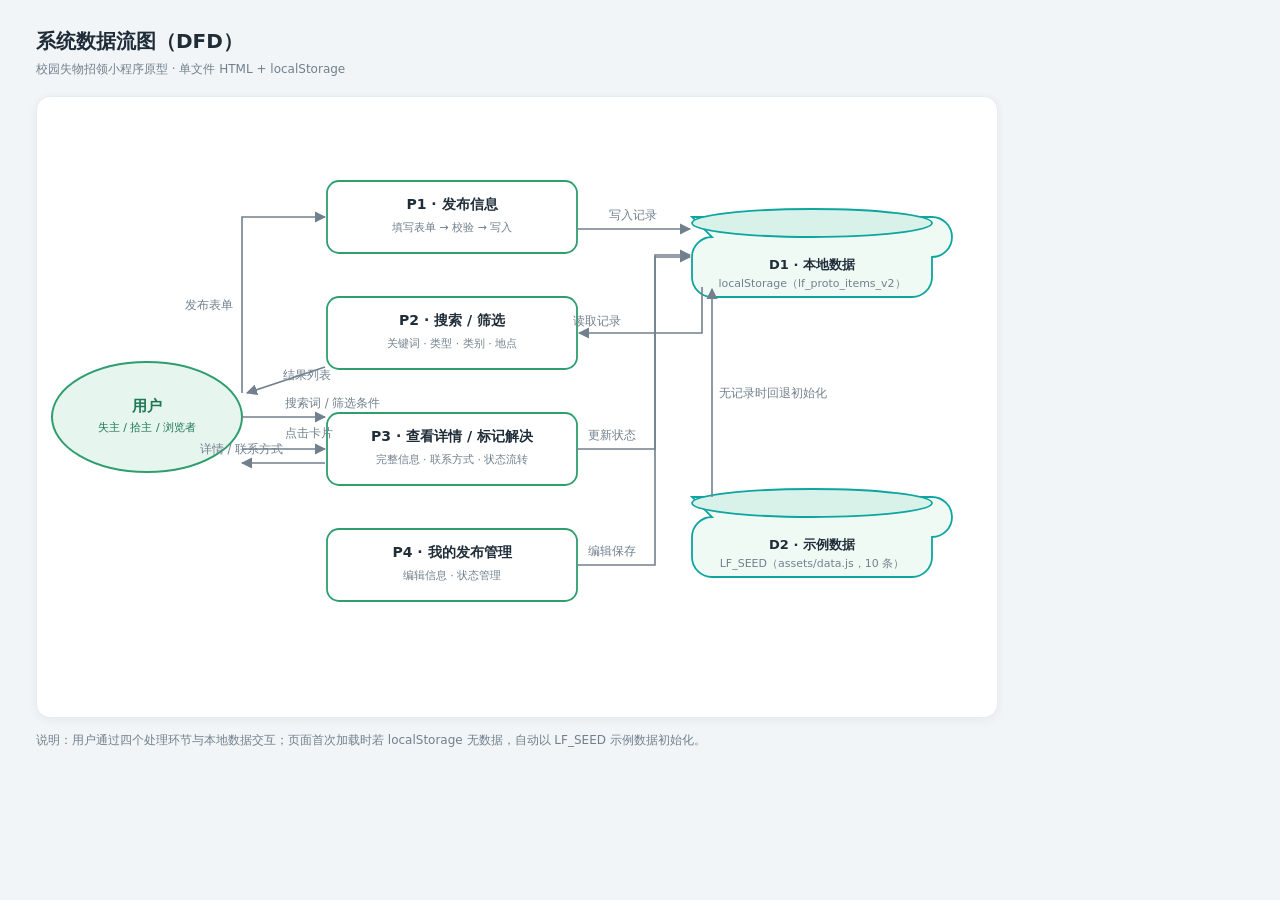
<file: blog-assets/数据流图.html>
<!DOCTYPE html>
<html lang="zh-CN">
<head>
<meta charset="UTF-8">
<meta name="viewport" content="width=device-width, initial-scale=1.0">
<title>数据流图</title>
<style>
  body { margin: 0; padding: 28px 36px; background: #f2f5f7; font-family: "PingFang SC", "Microsoft YaHei", system-ui, Arial, sans-serif; }
  h1 { font-size: 20px; color: #1f2d39; margin: 0 0 6px; }
  .sub { font-size: 12px; color: #71808d; margin: 0 0 18px; }
  svg { background: #fff; border: 1px solid #e7ecf0; border-radius: 14px; box-shadow: 0 2px 10px rgba(31,45,57,.06); }
  .legend { font-size: 12px; color: #71808d; margin-top: 10px; }
</style>
</head>
<body>
<h1>系统数据流图（DFD）</h1>
<p class="sub">校园失物招领小程序原型 · 单文件 HTML + localStorage</p>
<svg viewBox="0 0 960 620" width="960" height="620" xmlns="http://www.w3.org/2000/svg">
  <defs>
    <marker id="arr" viewBox="0 0 10 10" refX="9" refY="5" markerWidth="7" markerHeight="7" orient="auto-start-reverse">
      <path d="M 0 0 L 10 5 L 0 10 z" fill="#71808d"/>
    </marker>
  </defs>

  <!-- ===== 外部实体：用户 ===== -->
  <ellipse cx="110" cy="320" rx="95" ry="55" fill="#e6f5ee" stroke="#2f9e6e" stroke-width="2"/>
  <text x="110" y="314" text-anchor="middle" font-size="15" font-weight="700" fill="#1f7a54">用户</text>
  <text x="110" y="334" text-anchor="middle" font-size="11" fill="#1f7a54">失主 / 拾主 / 浏览者</text>

  <!-- ===== 处理（Process）===== -->
  <g font-size="14" fill="#1f2d39" text-anchor="middle">
    <!-- P1 发布信息 -->
    <rect x="290" y="84" width="250" height="72" rx="12" fill="#ffffff" stroke="#2f9e6e" stroke-width="1.8"/>
    <text x="415" y="112" font-weight="700">P1 · 发布信息</text>
    <text x="415" y="134" font-size="11" fill="#71808d">填写表单 → 校验 → 写入</text>
    <!-- P2 搜索/筛选 -->
    <rect x="290" y="200" width="250" height="72" rx="12" fill="#ffffff" stroke="#2f9e6e" stroke-width="1.8"/>
    <text x="415" y="228" font-weight="700">P2 · 搜索 / 筛选</text>
    <text x="415" y="250" font-size="11" fill="#71808d">关键词 · 类型 · 类别 · 地点</text>
    <!-- P3 查看详情/标记解决 -->
    <rect x="290" y="316" width="250" height="72" rx="12" fill="#ffffff" stroke="#2f9e6e" stroke-width="1.8"/>
    <text x="415" y="344" font-weight="700">P3 · 查看详情 / 标记解决</text>
    <text x="415" y="366" font-size="11" fill="#71808d">完整信息 · 联系方式 · 状态流转</text>
    <!-- P4 我的发布管理 -->
    <rect x="290" y="432" width="250" height="72" rx="12" fill="#ffffff" stroke="#2f9e6e" stroke-width="1.8"/>
    <text x="415" y="460" font-weight="700">P4 · 我的发布管理</text>
    <text x="415" y="482" font-size="11" fill="#71808d">编辑信息 · 状态管理</text>
  </g>

  <!-- ===== 数据存储（Data Store）===== -->
  <g font-size="13" fill="#1f2d39" text-anchor="middle">
    <!-- D1 localStorage -->
    <path d="M 655 120 h 240 a 20 20 0 0 1 0 40 v 20 a 20 20 0 0 1 -20 20 h -200 a 20 20 0 0 1 -20 -20 v -20 a 20 20 0 0 1 20 -20 z" fill="#f0faf5" stroke="#0ea5a0" stroke-width="1.8"/>
    <ellipse cx="775" cy="126" rx="120" ry="14" fill="#d9f2e9" stroke="#0ea5a0" stroke-width="1.8"/>
    <text x="775" y="172" font-weight="700">D1 · 本地数据</text>
    <text x="775" y="190" font-size="11" fill="#71808d">localStorage（lf_proto_items_v2）</text>
    <!-- D2 LF_SEED -->
    <path d="M 655 400 h 240 a 20 20 0 0 1 0 40 v 20 a 20 20 0 0 1 -20 20 h -200 a 20 20 0 0 1 -20 -20 v -20 a 20 20 0 0 1 20 -20 z" fill="#f0faf5" stroke="#0ea5a0" stroke-width="1.8"/>
    <ellipse cx="775" cy="406" rx="120" ry="14" fill="#d9f2e9" stroke="#0ea5a0" stroke-width="1.8"/>
    <text x="775" y="452" font-weight="700">D2 · 示例数据</text>
    <text x="775" y="470" font-size="11" fill="#71808d">LF_SEED（assets/data.js，10 条）</text>
  </g>

  <!-- ===== 数据流 ===== -->
  <g stroke="#71808d" stroke-width="1.6" fill="none" marker-end="url(#arr)">
    <!-- 1 用户 → P1 -->
    <path d="M 205 296 L 205 120 L 288 120"/>
    <!-- 2 用户 → P2 -->
    <path d="M 205 320 L 288 320"/>
    <!-- 3 用户 → P3 -->
    <path d="M 205 352 L 288 352"/>
    <!-- 4 P1 → D1 -->
    <path d="M 540 132 L 653 132"/>
    <!-- 5 D1 → P2 -->
    <path d="M 665 190 L 665 236 L 542 236"/>
    <!-- 6 D2 → D1（无记录时回退初始化）-->
    <path d="M 675 400 L 675 192"/>
    <!-- 7 P3 → D1 -->
    <path d="M 540 352 L 618 352 L 618 158 L 653 158"/>
    <!-- 8 P4 → D1 -->
    <path d="M 540 468 L 618 468 L 618 160 L 653 160"/>
    <!-- 9 P2 → 用户 -->
    <path d="M 288 270 L 210 296"/>
    <!-- 10 P3 → 用户 -->
    <path d="M 288 366 L 205 366"/>
  </g>

  <!-- ===== 流标签 ===== -->
  <g font-size="11.5" fill="#71808d">
    <text x="196" y="212" text-anchor="end">发布表单</text>
    <text x="248" y="310">搜索词 / 筛选条件</text>
    <text x="248" y="340">点击卡片</text>
    <text x="596" y="122" text-anchor="middle">写入记录</text>
    <text x="560" y="228" text-anchor="middle">读取记录</text>
    <text x="682" y="300">无记录时回退初始化</text>
    <text x="575" y="342" text-anchor="middle">更新状态</text>
    <text x="575" y="458" text-anchor="middle">编辑保存</text>
    <text x="246" y="282">结果列表</text>
    <text x="246" y="356" text-anchor="end">详情 / 联系方式</text>
  </g>
</svg>
<p class="legend">说明：用户通过四个处理环节与本地数据交互；页面首次加载时若 localStorage 无数据，自动以 LF_SEED 示例数据初始化。</p>
</body>
</html>
</file>
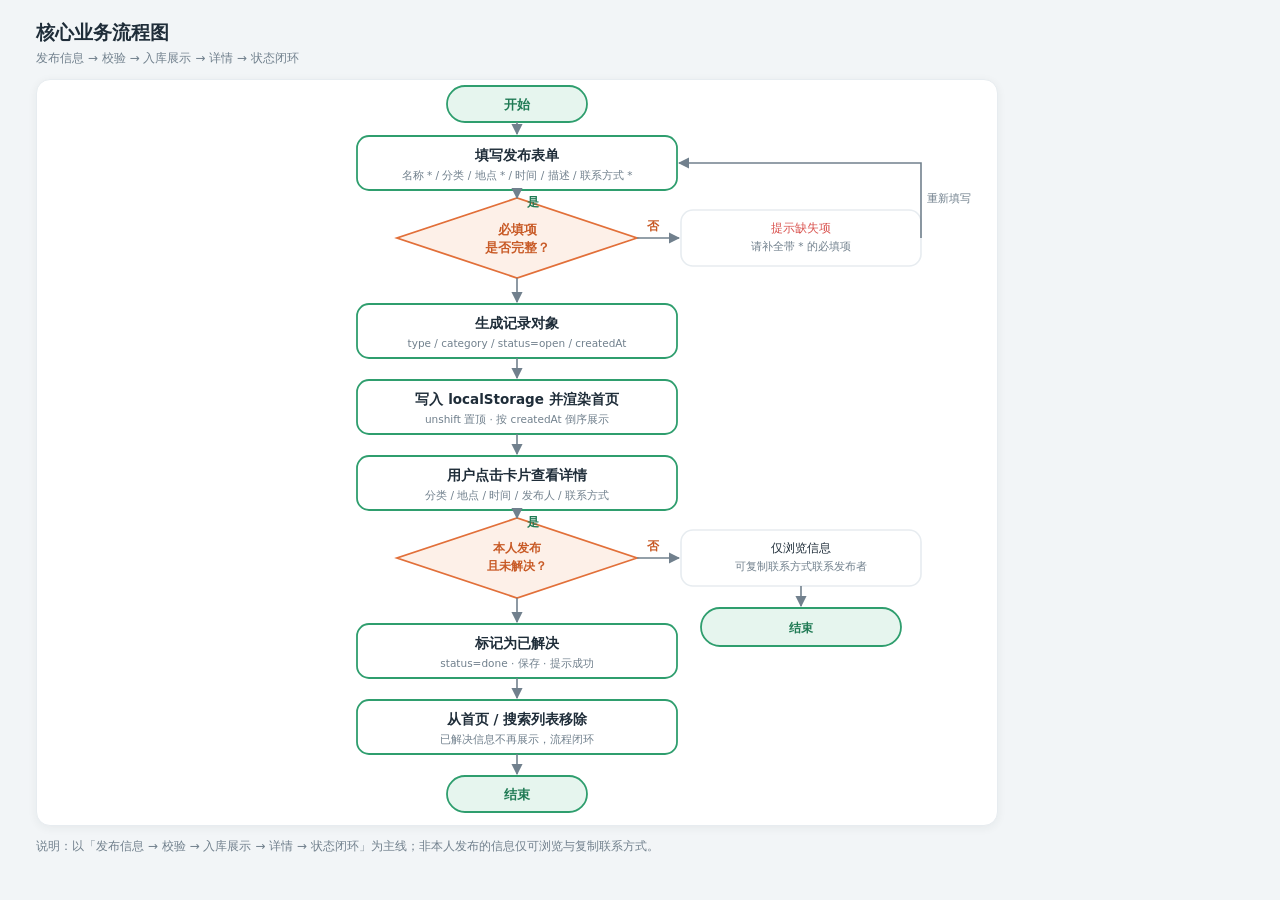
<file: blog-assets/核心业务流程图.html>
<!DOCTYPE html>
<html lang="zh-CN">
<head>
<meta charset="UTF-8">
<meta name="viewport" content="width=device-width, initial-scale=1.0">
<title>核心业务流程图</title>
<style>
  body { margin: 0; padding: 20px 36px; background: #f2f5f7; font-family: "PingFang SC", "Microsoft YaHei", system-ui, Arial, sans-serif; }
  h1 { font-size: 19px; color: #1f2d39; margin: 0 0 4px; }
  .sub { font-size: 12px; color: #71808d; margin: 0 0 12px; }
  svg { background: #fff; border: 1px solid #e7ecf0; border-radius: 14px; box-shadow: 0 2px 10px rgba(31,45,57,.06); }
  .legend { font-size: 12px; color: #71808d; margin-top: 8px; }
</style>
</head>
<body>
<h1>核心业务流程图</h1>
<p class="sub">发布信息 → 校验 → 入库展示 → 详情 → 状态闭环</p>
<svg viewBox="0 0 960 745" width="960" height="745" xmlns="http://www.w3.org/2000/svg">
  <defs>
    <marker id="arr" viewBox="0 0 10 10" refX="9" refY="5" markerWidth="7" markerHeight="7" orient="auto-start-reverse">
      <path d="M 0 0 L 10 5 L 0 10 z" fill="#71808d"/>
    </marker>
  </defs>

  <!-- 开始 -->
  <rect x="410" y="6" width="140" height="36" rx="18" fill="#e6f5ee" stroke="#2f9e6e" stroke-width="1.8"/>
  <text x="480" y="29" text-anchor="middle" font-size="13" font-weight="700" fill="#1f7a54">开始</text>

  <!-- 步骤1 -->
  <rect x="320" y="56" width="320" height="54" rx="12" fill="#ffffff" stroke="#2f9e6e" stroke-width="1.8"/>
  <text x="480" y="80" text-anchor="middle" font-size="13.5" font-weight="700" fill="#1f2d39">填写发布表单</text>
  <text x="480" y="99" text-anchor="middle" font-size="10.5" fill="#71808d">名称 * / 分类 / 地点 * / 时间 / 描述 / 联系方式 *</text>

  <!-- 判定1 -->
  <polygon points="600,158 480,198 360,158 480,118" fill="#fdf0e8" stroke="#e2703a" stroke-width="1.8"/>
  <text x="480" y="154" text-anchor="middle" font-size="12.5" font-weight="700" fill="#c85a26">必填项</text>
  <text x="480" y="172" text-anchor="middle" font-size="12.5" font-weight="700" fill="#c85a26">是否完整？</text>

  <!-- 否 → 提示框 -->
  <rect x="644" y="130" width="240" height="56" rx="12" fill="#fff" stroke="#e7ecf0" stroke-width="1.6"/>
  <text x="764" y="152" text-anchor="middle" font-size="12" fill="#d9534f">提示缺失项</text>
  <text x="764" y="170" text-anchor="middle" font-size="10.5" fill="#71808d">请补全带 * 的必填项</text>
  <!-- 提示框右侧绕回 -->
  <path d="M 884 158 L 884 83 L 642 83" stroke="#71808d" stroke-width="1.6" fill="none" marker-end="url(#arr)"/>

  <!-- 步骤2 -->
  <rect x="320" y="224" width="320" height="54" rx="12" fill="#ffffff" stroke="#2f9e6e" stroke-width="1.8"/>
  <text x="480" y="248" text-anchor="middle" font-size="13.5" font-weight="700" fill="#1f2d39">生成记录对象</text>
  <text x="480" y="267" text-anchor="middle" font-size="10.5" fill="#71808d">type / category / status=open / createdAt</text>

  <!-- 步骤3 -->
  <rect x="320" y="300" width="320" height="54" rx="12" fill="#ffffff" stroke="#2f9e6e" stroke-width="1.8"/>
  <text x="480" y="324" text-anchor="middle" font-size="13.5" font-weight="700" fill="#1f2d39">写入 localStorage 并渲染首页</text>
  <text x="480" y="343" text-anchor="middle" font-size="10.5" fill="#71808d">unshift 置顶 · 按 createdAt 倒序展示</text>

  <!-- 步骤4 -->
  <rect x="320" y="376" width="320" height="54" rx="12" fill="#ffffff" stroke="#2f9e6e" stroke-width="1.8"/>
  <text x="480" y="400" text-anchor="middle" font-size="13.5" font-weight="700" fill="#1f2d39">用户点击卡片查看详情</text>
  <text x="480" y="419" text-anchor="middle" font-size="10.5" fill="#71808d">分类 / 地点 / 时间 / 发布人 / 联系方式</text>

  <!-- 判定2 -->
  <polygon points="600,478 480,518 360,478 480,438" fill="#fdf0e8" stroke="#e2703a" stroke-width="1.8"/>
  <text x="480" y="472" text-anchor="middle" font-size="12" font-weight="700" fill="#c85a26">本人发布</text>
  <text x="480" y="490" text-anchor="middle" font-size="12" font-weight="700" fill="#c85a26">且未解决？</text>

  <!-- 否 → 仅浏览 -->
  <rect x="644" y="450" width="240" height="56" rx="12" fill="#fff" stroke="#e7ecf0" stroke-width="1.6"/>
  <text x="764" y="472" text-anchor="middle" font-size="12" fill="#1f2d39">仅浏览信息</text>
  <text x="764" y="490" text-anchor="middle" font-size="10.5" fill="#71808d">可复制联系方式联系发布者</text>
  <path d="M 764 506 L 764 526" stroke="#71808d" stroke-width="1.6" fill="none" marker-end="url(#arr)"/>
  <rect x="664" y="528" width="200" height="38" rx="19" fill="#e6f5ee" stroke="#2f9e6e" stroke-width="1.8"/>
  <text x="764" y="552" text-anchor="middle" font-size="12" font-weight="700" fill="#1f7a54">结束</text>

  <!-- 步骤5 -->
  <rect x="320" y="544" width="320" height="54" rx="12" fill="#ffffff" stroke="#2f9e6e" stroke-width="1.8"/>
  <text x="480" y="568" text-anchor="middle" font-size="13.5" font-weight="700" fill="#1f2d39">标记为已解决</text>
  <text x="480" y="587" text-anchor="middle" font-size="10.5" fill="#71808d">status=done · 保存 · 提示成功</text>

  <!-- 步骤6 -->
  <rect x="320" y="620" width="320" height="54" rx="12" fill="#ffffff" stroke="#2f9e6e" stroke-width="1.8"/>
  <text x="480" y="644" text-anchor="middle" font-size="13.5" font-weight="700" fill="#1f2d39">从首页 / 搜索列表移除</text>
  <text x="480" y="663" text-anchor="middle" font-size="10.5" fill="#71808d">已解决信息不再展示，流程闭环</text>

  <!-- 结束（主线） -->
  <rect x="410" y="696" width="140" height="36" rx="18" fill="#e6f5ee" stroke="#2f9e6e" stroke-width="1.8"/>
  <text x="480" y="719" text-anchor="middle" font-size="13" font-weight="700" fill="#1f7a54">结束</text>

  <!-- 竖向箭头 -->
  <g stroke="#71808d" stroke-width="1.6" fill="none" marker-end="url(#arr)">
    <path d="M 480 42 L 480 54"/>
    <path d="M 480 110 L 480 118"/>
    <path d="M 480 198 L 480 222"/>
    <path d="M 480 278 L 480 298"/>
    <path d="M 480 354 L 480 374"/>
    <path d="M 480 430 L 480 438"/>
    <path d="M 480 518 L 480 542"/>
    <path d="M 480 598 L 480 618"/>
    <path d="M 480 674 L 480 694"/>
  </g>

  <!-- 分支箭头与标签 -->
  <g stroke="#71808d" stroke-width="1.6" fill="none" marker-end="url(#arr)">
    <path d="M 600 158 L 642 158"/>
    <path d="M 600 478 L 642 478"/>
  </g>
  <g font-size="12" fill="#c85a26" font-weight="700">
    <text x="610" y="150">否</text>
    <text x="610" y="470">否</text>
  </g>
  <g font-size="12" fill="#1f7a54" font-weight="700">
    <text x="490" y="126">是</text>
    <text x="490" y="446">是</text>
  </g>
  <g font-size="10.5" fill="#71808d">
    <text x="890" y="122" text-anchor="start">重新填写</text>
  </g>
</svg>
<p class="legend">说明：以「发布信息 → 校验 → 入库展示 → 详情 → 状态闭环」为主线；非本人发布的信息仅可浏览与复制联系方式。</p>
</body>
</html>
</file>
<file: css/style.css>
/* ===== tokens ===== */
* { margin: 0; padding: 0; box-sizing: border-box; }
:root {
  --brand: #2f9e6e;
  --brand-dark: #1f7a54;
  --brand-deep: #176a48;
  --brand-light: #e6f5ee;
  --brand-softer: #f0faf5;
  --lost: #e2703a;
  --lost-dark: #c85a26;
  --lost-light: #fdf0e8;
  --text: #1f2d39;
  --sub: #71808d;
  --line: #e7ecf0;
  --bg: #f2f5f7;
  --card: #ffffff;
  --radius: 14px;
  --shadow: 0 2px 10px rgba(31,45,57,.06);
  --shadow-lg: 0 10px 28px rgba(31,45,57,.10);
  --cat-card: #4a7df0; --cat-digital: #8b5cf6; --cat-life: #0ea5a0;
  --cat-book: #d97706; --cat-cloth: #e0528f; --cat-other: #94a3b8;
}
html { -webkit-text-size-adjust: 100%; }
body {
  font-family: "PingFang SC", "Microsoft YaHei", "Helvetica Neue", system-ui, Arial, sans-serif;
  background: #e9efec;
  color: var(--text);
  display: flex;
  justify-content: center;
  min-height: 100vh;
}
/* ===== app shell ===== */
#app {
  width: 100%;
  max-width: 460px;
  min-height: 100vh;
  background: var(--bg);
  display: flex;
  flex-direction: column;
  position: relative;
  box-shadow: 0 0 40px rgba(31,45,57,.12);
}
/* ===== icons ===== */
.ic { width: 18px; height: 18px; fill: none; stroke: currentColor; stroke-width: 1.8; stroke-linecap: round; stroke-linejoin: round; flex-shrink: 0; }
.ic-sm { width: 14px; height: 14px; stroke-width: 2; }
.ic-lg { width: 22px; height: 22px; }
/* ===== header ===== */
.app-header {
  position: relative;
  background: linear-gradient(152deg, var(--brand-deep) 0%, var(--brand) 52%, #43b688 100%);
  color: #fff;
  padding: 22px 18px 18px;
  border-radius: 0 0 28px 28px;
  overflow: hidden;
}
.app-header::before, .app-header::after {
  content: ""; position: absolute; border-radius: 50%; background: rgba(255,255,255,.07); pointer-events: none;
}
.app-header::before { width: 190px; height: 190px; right: -70px; top: -80px; }
.app-header::after { width: 110px; height: 110px; left: -36px; bottom: -52px; }
.app-header h1 { font-size: 21px; font-weight: 800; letter-spacing: 1px; position: relative; }
.app-header .sub { font-size: 12.5px; opacity: .92; margin-top: 5px; position: relative; }
.header-search {
  margin-top: 14px;
  background: rgba(255,255,255,.96);
  color: var(--sub);
  border-radius: 999px;
  display: flex;
  align-items: center;
  gap: 8px;
  padding: 10px 14px;
  font-size: 13.5px;
  cursor: pointer;
  box-shadow: 0 4px 12px rgba(23,106,72,.22);
  position: relative;
}
.header-search .ic { color: var(--brand); }
/* ===== views ===== */
.view { display: none; flex: 1; padding: 0 14px 96px; }
.view.active { display: block; animation: viewIn .2s ease; }
@keyframes viewIn { from { opacity: 0; transform: translateY(6px); } to { opacity: 1; transform: none; } }
/* ===== filter panel ===== */
.filter-panel {
  margin: -16px 0 4px;
  background: var(--card);
  border-radius: 16px;
  padding: 10px;
  box-shadow: var(--shadow-lg);
  position: relative;
  z-index: 5;
}
.type-bar { display: flex; gap: 6px; background: var(--bg); border-radius: 11px; padding: 4px; }
.type-bar button {
  flex: 1; border: none; background: transparent; padding: 8px 0; border-radius: 8px;
  font-size: 13.5px; color: var(--sub); cursor: pointer; font-family: inherit;
}
.type-bar button.on { background: var(--card); color: var(--brand-dark); font-weight: 700; box-shadow: 0 1px 5px rgba(31,45,57,.10); }
.cat-row { display: flex; flex-wrap: wrap; gap: 7px; margin-top: 9px; }
.chip {
  flex-shrink: 0; border: 1px solid var(--line); background: #fff; color: var(--sub);
  font-size: 12px; padding: 5px 12px; border-radius: 999px; cursor: pointer; font-family: inherit;
  display: inline-flex; align-items: center; gap: 5px;
}
.chip .dot { width: 7px; height: 7px; border-radius: 50%; background: var(--cat-other); }
.chip.on { background: var(--brand-softer); border-color: var(--brand); color: var(--brand-dark); font-weight: 600; }
.loc-row { margin-top: 9px; display: flex; align-items: center; gap: 6px; background: var(--bg); border-radius: 11px; padding: 6px 12px; }
.loc-row .ic { color: var(--brand); }
.loc-row select {
  flex: 1; border: none; background: transparent; font-size: 13px; color: var(--text);
  font-family: inherit; outline: none; padding: 3px 0; cursor: pointer; appearance: none;
  background-image: url("data:image/svg+xml,%3Csvg xmlns='http://www.w3.org/2000/svg' width='14' height='14' viewBox='0 0 24 24' fill='none' stroke='%2371808d' stroke-width='2' stroke-linecap='round' stroke-linejoin='round'%3E%3Cpath d='m6 9 6 6 6-6'/%3E%3C/svg%3E");
  background-repeat: no-repeat; background-position: right 2px center; padding-right: 22px;
}
/* ===== section title ===== */
.section-title { font-size: 12.5px; color: var(--sub); margin: 14px 4px 10px; }
.section-title b { color: var(--text); font-weight: 700; }
/* ===== card ===== */
.card {
  background: var(--card); border: 1px solid #f0f3f5; border-radius: var(--radius);
  padding: 13px 14px; margin-bottom: 10px; box-shadow: var(--shadow); cursor: pointer;
  transition: transform .12s ease, box-shadow .12s ease;
}
.card:active { transform: scale(.988); }
@media (hover: hover) { .card:hover { transform: translateY(-1px); box-shadow: 0 5px 16px rgba(31,45,57,.09); } }
.card-top { display: flex; align-items: center; gap: 8px; margin-bottom: 9px; }
.badge {
  font-size: 11px; font-weight: 700; padding: 3px 9px; border-radius: 7px; flex-shrink: 0;
}
.badge.lost { background: var(--lost-light); color: var(--lost-dark); }
.badge.found { background: var(--brand-light); color: var(--brand-dark); }
.badge.done { background: #eef1f4; color: #8a97a3; }
.card-title { font-size: 15px; font-weight: 700; flex: 1; line-height: 1.45; }
.status-done { font-size: 11.5px; color: #8a97a3; flex-shrink: 0; display: inline-flex; align-items: center; gap: 3px; }
.card-meta { font-size: 12px; color: var(--sub); line-height: 2; }
.card-meta .row { display: flex; align-items: center; gap: 6px; }
.card-meta .row .ic { color: #9aa8b3; }
.meta-right { margin-left: auto; display: inline-flex; align-items: center; gap: 5px; flex-shrink: 0; }
.cat-dot { width: 7px; height: 7px; border-radius: 50%; display: inline-block; }
mark { background: #d9f2e4; color: var(--brand-deep); border-radius: 4px; padding: 0 2px; }
/* ===== empty ===== */
.empty { text-align: center; color: var(--sub); font-size: 13px; padding: 42px 0 30px; line-height: 2; }
.empty .ic { width: 44px; height: 44px; color: #c4cfd7; margin: 0 auto 6px; display: block; stroke-width: 1.3; }
/* ===== form ===== */
.form-card { background: var(--card); border-radius: 16px; padding: 16px; margin-top: 14px; box-shadow: var(--shadow); }
.form-card h2 { font-size: 16px; font-weight: 800; margin-bottom: 14px; }
.field { margin-bottom: 14px; }
.field label { display: block; font-size: 13px; color: var(--text); margin-bottom: 6px; font-weight: 600; }
.field label i { color: #d9534f; font-style: normal; }
.field input[type=text], .field textarea, .field select {
  width: 100%; border: 1.5px solid var(--line); border-radius: 11px; padding: 10px 12px;
  font-size: 14px; font-family: inherit; color: var(--text); background: #fbfcfd; outline: none;
  transition: border-color .12s ease, background .12s ease;
}
.field input:focus, .field textarea:focus, .field select:focus { border-color: var(--brand); background: #fff; }
.field textarea { resize: vertical; min-height: 74px; }
.type-switch { display: flex; gap: 8px; }
.type-switch button {
  flex: 1; padding: 10px 0; border: 1.5px solid var(--line); background: #fbfcfd;
  border-radius: 11px; font-size: 13.5px; color: var(--sub); cursor: pointer; font-family: inherit;
  display: inline-flex; align-items: center; justify-content: center; gap: 6px;
}
.type-switch button.on-lost { border-color: var(--lost); color: var(--lost-dark); background: var(--lost-light); font-weight: 700; }
.type-switch button.on-found { border-color: var(--brand); color: var(--brand-dark); background: var(--brand-light); font-weight: 700; }
.err { color: #d9534f; font-size: 12px; margin-top: 4px; display: none; }
.btn-primary {
  width: 100%; border: none; background: linear-gradient(135deg, var(--brand) 0%, #3cb384 100%);
  color: #fff; font-size: 15.5px; font-weight: 700; padding: 13px 0; border-radius: 999px;
  cursor: pointer; margin-top: 4px; font-family: inherit; box-shadow: 0 6px 16px rgba(47,158,110,.30);
  display: inline-flex; align-items: center; justify-content: center; gap: 7px;
}
.btn-primary:active { background: var(--brand-dark); transform: translateY(1px); }
/* ===== search view ===== */
.search-box { display: flex; gap: 8px; margin-top: 14px; }
.search-box input {
  flex: 1; border: 1.5px solid var(--line); border-radius: 999px; padding: 11px 16px;
  font-size: 14px; outline: none; background: #fff; font-family: inherit;
}
.search-box input:focus { border-color: var(--brand); }
.search-box button {
  border: none; background: var(--brand); color: #fff; border-radius: 999px; padding: 0 22px;
  font-size: 14px; font-weight: 600; cursor: pointer; font-family: inherit;
  display: inline-flex; align-items: center; gap: 6px;
}
.hot-tags { display: flex; flex-wrap: wrap; gap: 8px; margin-top: 12px; }
.hot-tags button {
  border: 1px solid var(--line); background: #fff; color: var(--sub); font-size: 12px;
  border-radius: 999px; padding: 6px 12px; cursor: pointer; font-family: inherit;
}
.hot-tags button:active { background: var(--brand-softer); color: var(--brand-dark); }
/* ===== detail ===== */
.detail-card { background: var(--card); border-radius: 16px; padding: 16px; margin-top: 14px; box-shadow: var(--shadow); }
.detail-card .head { display: flex; gap: 6px; align-items: center; }
.detail-card h2 { font-size: 18px; font-weight: 800; margin: 10px 0 12px; line-height: 1.5; }
.detail-row { display: flex; font-size: 13.5px; padding: 8px 0; border-bottom: 1px dashed var(--line); }
.detail-row .k { width: 78px; color: var(--sub); flex-shrink: 0; }
.detail-row .v { flex: 1; line-height: 1.6; word-break: break-word; }
.detail-desc { font-size: 13.5px; line-height: 1.85; color: var(--text); background: var(--brand-softer); border-radius: 11px; padding: 12px; margin-top: 12px; }
.contact-box {
  margin-top: 14px; background: var(--brand-softer); border: 1px solid #d4ecdf;
  border-radius: 12px; padding: 13px 14px;
}
.contact-box .c-head { display: flex; align-items: center; gap: 7px; color: var(--brand-dark); font-weight: 700; font-size: 13.5px; }
.contact-box .c-text { font-size: 15px; color: var(--text); margin-top: 8px; word-break: break-all; }
.btn-status {
  margin-top: 12px; width: 100%; border: 1.5px solid var(--lost); background: var(--lost-light);
  color: var(--lost-dark); padding: 12px 0; border-radius: 999px; font-size: 14px; font-weight: 700;
  cursor: pointer; font-family: inherit; display: inline-flex; align-items: center; justify-content: center; gap: 7px;
}
.btn-back {
  margin-top: 12px; width: 100%; border: 1.5px solid var(--line); background: #fff; color: var(--sub);
  padding: 12px 0; border-radius: 999px; font-size: 14px; cursor: pointer; font-family: inherit;
  display: inline-flex; align-items: center; justify-content: center; gap: 6px;
}
/* ===== mine ===== */
.mine-card .mine-actions { display: flex; gap: 8px; margin-top: 11px; }
.mine-actions button {
  flex: 1; border: 1.5px solid var(--brand); background: #fff; color: var(--brand-dark);
  border-radius: 999px; padding: 8px 0; font-size: 12.5px; cursor: pointer; font-family: inherit;
  display: inline-flex; align-items: center; justify-content: center; gap: 5px; font-weight: 600;
}
.mine-actions button.gray { border-color: var(--line); color: var(--sub); }
.mine-actions button.done-act { border-color: var(--lost); color: var(--lost-dark); background: var(--lost-light); }
/* ===== tabbar ===== */
.tabbar {
  position: fixed; bottom: 0; left: 50%; transform: translateX(-50%);
  width: 100%; max-width: 460px; background: #fff; border-top: 1px solid var(--line);
  display: flex; padding: 7px 0 calc(7px + env(safe-area-inset-bottom)); z-index: 20;
}
.tabbar button {
  flex: 1; border: none; background: none; font-size: 11px; color: var(--sub); cursor: pointer;
  display: flex; flex-direction: column; align-items: center; gap: 3px; padding: 3px 0;
  font-family: inherit;
}
.tabbar button .ic { color: currentColor; }
.tabbar button.on { color: var(--brand-dark); font-weight: 700; }
.tabbar button.pub { position: relative; }
.tabbar button.pub .fab {
  width: 44px; height: 44px; border-radius: 50%; background: linear-gradient(135deg, var(--brand) 0%, #3cb384 100%);
  color: #fff; display: flex; align-items: center; justify-content: center; margin-top: -20px;
  box-shadow: 0 5px 14px rgba(47,158,110,.40);
}
.tabbar button.pub .fab:active { transform: scale(.95); }
/* ===== toast ===== */
#toast {
  position: fixed; left: 50%; top: 38%; transform: translate(-50%, -50%) scale(.95);
  background: rgba(28,40,50,.93); color: #fff; font-size: 13.5px; padding: 11px 20px;
  border-radius: 11px; z-index: 99; display: none; max-width: 80%; text-align: center; line-height: 1.6;
  box-shadow: 0 8px 24px rgba(0,0,0,.18);
}
#toast.show { display: block; animation: toastIn .18s ease forwards; }
@keyframes toastIn { from { opacity: 0; transform: translate(-50%, -50%) scale(.9); } to { opacity: 1; transform: translate(-50%, -50%) scale(1); } }
/* ===== a11y ===== */
button:focus-visible, select:focus-visible, input:focus-visible { outline: 2px solid var(--brand); outline-offset: 2px; }
@media (prefers-reduced-motion: reduce) {
  * { animation: none !important; transition: none !important; }
}

/* Implementation: accessible cards and responsive desktop layout. */
:root { --sub: #596b77; }
#app, .tabbar { max-width: 960px; }
button, input, textarea, select { font-family: inherit; }
button { touch-action: manipulation; }
.local-note { font-size: 12px; line-height: 1.8; padding: 10px 18px; color: #466556; background: #e6f5ee; text-align: center; }
.error-banner { color: #9f332e; background: #fff0ef; border: 1px solid #e6b7b4; border-radius: 10px; padding: 12px; margin: 12px; font-size: 13px; line-height: 1.8; overflow-wrap: anywhere; }
.error-banner[hidden] { display: none; }
.page-heading { font-size: 22px; margin: 24px 0 8px; }
.page-hint { font-size: 13px; color: var(--sub); line-height: 1.9; margin: 8px 0 14px; }
.header-search { width: 100%; border: none; font-family: inherit; text-align: left; }
.card-link { display: block; width: 100%; padding: 0; border: none; background: none; color: inherit; text-align: left; cursor: pointer; }
.card-title { overflow-wrap: anywhere; min-width: 0; }
.card-meta .row { align-items: flex-start; }
.card-meta .row > span:first-child { overflow-wrap: anywhere; min-width: 0; }
.status-open { font-size: 11px; color: var(--brand-dark); white-space: nowrap; }
.status-done, .badge.done { color: #52626b; }
.detail-desc { white-space: pre-wrap; overflow-wrap: anywhere; }
.mine-actions { display: flex; gap: 10px; margin-top: 16px; }
.search-box input { min-width: 0; }
.loc-row { flex-wrap: wrap; }
.loc-row select { min-width: 0; max-width: 100%; }
#status-filter { flex: 0 1 170px; }
.backup h3 { font-size: 16px; }
#import-data { display: block; max-width: 100%; margin-top: 12px; font-size: 13px; }
textarea:focus-visible, .card-link:focus-visible { outline: 2px solid var(--brand); outline-offset: 3px; }
@media (min-width: 700px) {
  body { padding: 26px 20px 0; background: linear-gradient(145deg, #e7efea, #f0f4f0); }
  #app { border-radius: 24px 24px 0 0; overflow: hidden; }
  .view { padding: 0 28px 104px; }
  .app-header { padding: 32px 30px 36px; }
  .app-header h1 { font-size: 30px; }
  .app-header .sub { font-size: 14px; }
  .header-search { max-width: 520px; padding: 14px 18px; }
  .filter-panel { margin-top: -20px; padding: 15px; }
  #home-list, #search-list, #mine-list { display: grid; grid-template-columns: repeat(2, minmax(0, 1fr)); gap: 14px; }
  .card { margin: 0; padding: 18px; }
  .empty { grid-column: 1 / -1; }
  .form-card, .detail-card { max-width: 660px; margin: 24px auto 0; padding: 26px; }
  #btn-back { max-width: 660px; display: flex; margin: 16px auto 0; }
  .tabbar { width: calc(100% - 40px); box-shadow: 0 -8px 24px #213b2510; }
  .tabbar button { font-size: 13px; padding: 8px 0; }
}
@media (max-width: 380px) {
  .card-top { flex-wrap: wrap; }
  .card-title { flex-basis: 60%; }
  .meta-right { font-size: 11px; }
  .type-switch button { font-size: 12px; }
}
</file>
